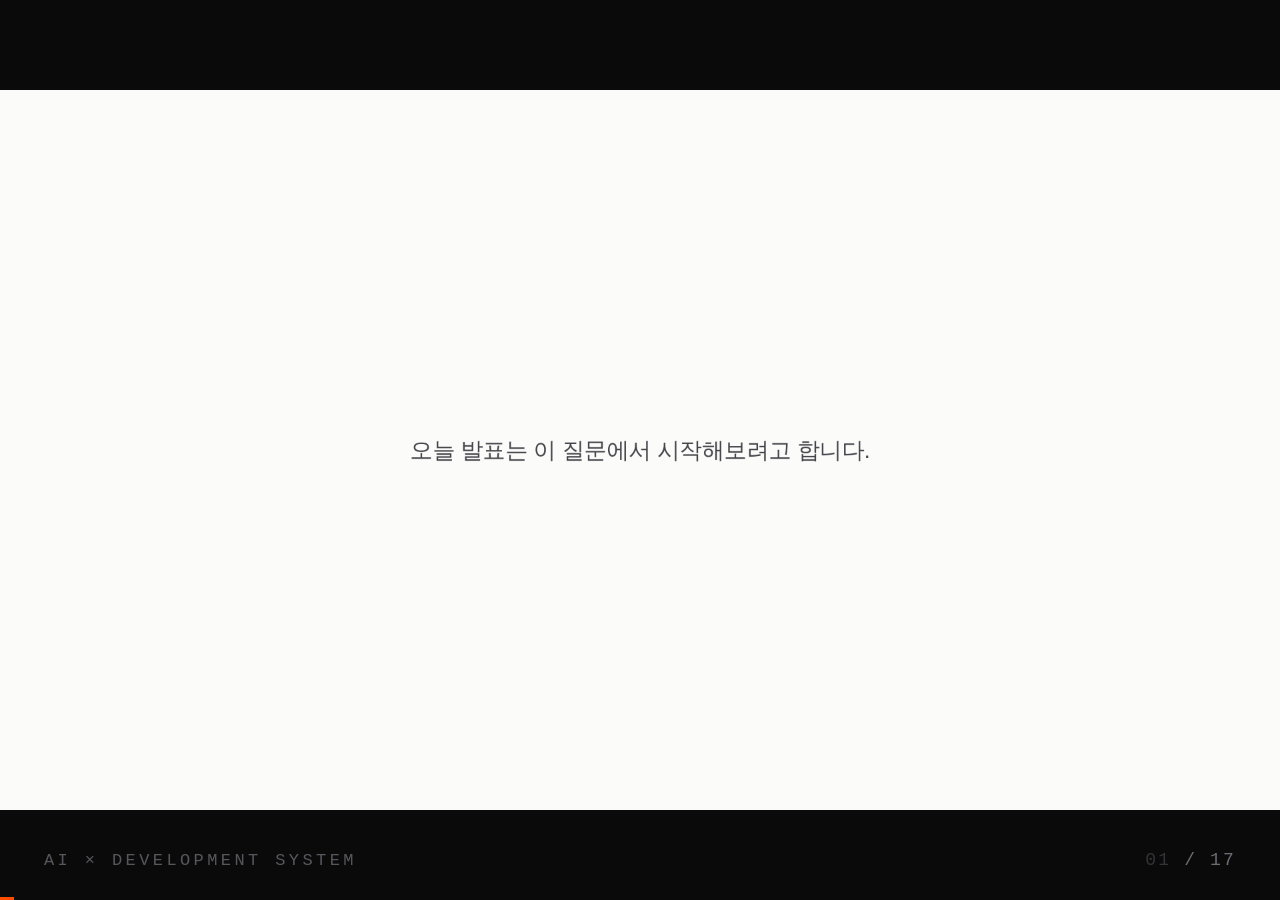
<file: index.html>
<!DOCTYPE html>
<html lang="ko">
<head>
<meta charset="utf-8">
<meta name="viewport" content="width=device-width, initial-scale=1">
<title>AI가 개발자를 대체할 수 있을까요?</title>
<link rel="stylesheet" href="styles.css">
</head>
<body>

<!-- ============ ICON SPRITE ============ -->
<svg width="0" height="0" style="position:absolute" aria-hidden="true">
 <defs>
  <symbol id="i-bolt" viewBox="0 0 24 24"><path d="M13 2 4.5 14H10l-1 8 9.5-12H13l1-8z"/></symbol>
  <symbol id="i-layers" viewBox="0 0 24 24"><path d="M12 3 21 7.6 12 12.2 3 7.6 12 3z"/><path d="M3 12.2 12 16.8l9-4.6"/><path d="M3 16.6 12 21.2l9-4.6"/></symbol>
  <symbol id="i-context" viewBox="0 0 24 24"><path d="M10 14.5 14 10.5"/><path d="M12.6 7.4 14.4 5.6a3.9 3.9 0 0 1 5.5 5.5l-1.8 1.8"/><path d="M11.4 17.6 9.6 19.4a3.9 3.9 0 0 1-5.5-5.5l1.8-1.8"/></symbol>
  <symbol id="i-shield" viewBox="0 0 24 24"><path d="M12 2.8 20 5.6v6.1c0 5-3.5 8.3-8 9.5-4.5-1.2-8-4.5-8-9.5V5.6l8-2.8z"/><path d="M8.6 12.1 11 14.5l4.6-4.7"/></symbol>
  <symbol id="i-human" viewBox="0 0 24 24"><circle cx="12" cy="7.6" r="3.6"/><path d="M4.6 20.4a7.4 7.4 0 0 1 14.8 0"/></symbol>
  <symbol id="i-ai" viewBox="0 0 24 24"><rect x="6.2" y="6.2" width="11.6" height="11.6" rx="2.4"/><rect x="10" y="10" width="4" height="4" rx="1"/><path d="M9.4 3.2v3M14.6 3.2v3M9.4 17.8v3M14.6 17.8v3M3.2 9.4h3M3.2 14.6h3M17.8 9.4h3M17.8 14.6h3"/></symbol>
  <symbol id="i-monitor" viewBox="0 0 24 24"><rect x="2.6" y="4" width="18.8" height="13" rx="2"/><path d="M9 20.6h6M12 17v3.6"/></symbol>
  <symbol id="i-phone" viewBox="0 0 24 24"><rect x="7" y="2.4" width="10" height="19.2" rx="2.4"/><path d="M10.6 18.6h2.8"/></symbol>
  <symbol id="i-bell" viewBox="0 0 24 24"><path d="M6.4 16.4v-4.9a5.6 5.6 0 0 1 11.2 0v4.9l1.9 2.2H4.5l1.9-2.2z"/><path d="M10.2 21.4h3.6"/></symbol>
  <symbol id="i-doc" viewBox="0 0 24 24"><path d="M6 2.6h7.4L18.6 8v13.4H6V2.6z"/><path d="M13.2 2.6V8h5.2"/><path d="M9 13h6.4M9 16.6h4.6"/></symbol>
  <symbol id="i-db" viewBox="0 0 24 24"><ellipse cx="12" cy="5.6" rx="7.2" ry="3"/><path d="M4.8 5.6v12.6c0 1.7 3.2 3 7.2 3s7.2-1.3 7.2-3V5.6"/><path d="M4.8 11.9c0 1.7 3.2 3 7.2 3s7.2-1.3 7.2-3"/></symbol>
  <symbol id="i-check" viewBox="0 0 24 24"><path d="M4.5 12.6 9.4 17.5 19.6 7.2"/></symbol>
  <symbol id="i-x" viewBox="0 0 24 24"><path d="M6.4 6.4 17.6 17.6M17.6 6.4 6.4 17.6"/></symbol>
  <symbol id="i-browser" viewBox="0 0 24 24"><rect x="2.6" y="4" width="18.8" height="16" rx="2"/><path d="M2.6 8.8h18.8"/><circle cx="6" cy="6.4" r=".7" fill="currentColor" stroke="none"/><circle cx="8.6" cy="6.4" r=".7" fill="currentColor" stroke="none"/></symbol>
  <symbol id="i-cursor" viewBox="0 0 24 24"><path d="M6 3.4 18.4 12.2l-5.1.9 2.7 5.7-2.4 1.2-2.7-5.8-4.9 3.3V3.4z"/></symbol>
  <symbol id="i-clock" viewBox="0 0 24 24"><circle cx="12" cy="12" r="9"/><path d="M12 6.8V12l3.6 2.2"/></symbol>
  <symbol id="i-server" viewBox="0 0 24 24"><rect x="3" y="3.6" width="18" height="5.6" rx="1.6"/><rect x="3" y="14.8" width="18" height="5.6" rx="1.6"/><path d="M6.6 6.4h.01M6.6 17.6h.01"/></symbol>
  <symbol id="i-gear" viewBox="0 0 24 24"><circle cx="12" cy="12" r="3.2"/><path d="M12 2.6v3M12 18.4v3M2.6 12h3M18.4 12h3M5.4 5.4l2.1 2.1M16.5 16.5l2.1 2.1M18.6 5.4l-2.1 2.1M7.5 16.5l-2.1 2.1"/></symbol>
  <symbol id="i-branch" viewBox="0 0 24 24"><circle cx="6.4" cy="5.4" r="2.4"/><circle cx="6.4" cy="18.6" r="2.4"/><circle cx="17.6" cy="9.4" r="2.4"/><path d="M6.4 7.8v8.4M17.6 11.8c0 3-3.2 4-6.4 4.4"/></symbol>
  <symbol id="i-chart" viewBox="0 0 24 24"><path d="M3.6 20.4h16.8"/><path d="M6.6 20.4v-7M11.4 20.4V6.6M16.2 20.4v-10"/></symbol>
  <symbol id="i-search" viewBox="0 0 24 24"><circle cx="10.8" cy="10.8" r="6.6"/><path d="M15.6 15.6 20.4 20.4"/></symbol>
  <symbol id="i-flask" viewBox="0 0 24 24"><path d="M9.4 3v6.2L4.6 18a2.2 2.2 0 0 0 1.9 3.3h11a2.2 2.2 0 0 0 1.9-3.3l-4.8-8.8V3"/><path d="M8.2 3h7.6M7.4 14.4h9.2"/></symbol>
 </defs>
</svg>

<div id="deck">
<div id="stage">

<!-- ============================================================
     SLIDE 01 — OPENING
     ============================================================ -->
<section class="slide" data-title="들어가면서">
  <div class="scene center" data-out="4">
    <p class="lead" data-out="1" style="position:absolute;top:50%;transform:translateY(-50%)">오늘 발표는 이 질문에서 시작해보려고 합니다.</p>

    <h1 class="display" data-step="1" style="max-width:1500px">AI가 개발자를<br>대체할 수 있을까요?</h1>

    <div class="opening-voices row gap40 mt80" data-step="2" data-stagger>
      <div class="voice">
        <span class="label">SOMETIMES</span>
        <p class="h4 mt16">“이 정도면 진짜<br>대체되겠는데?”</p>
      </div>
      <div class="voice-div"></div>
      <div class="voice">
        <span class="label">SOMETIMES</span>
        <p class="h4 mt16">“그래도 아직<br>어려움이 많네…”</p>
      </div>
    </div>
  </div>

  <div class="scene center" data-step="4">
    <span class="label acc">THE REAL QUESTION</span>
    <h1 class="h1 mt32" style="max-width:1420px">그렇다면 개발자인 나는<br>앞으로 <span class="mark">어떻게 해야 할까?</span></h1>
  </div>

  <template class="notes"><h5>Page 1 · 들어가면서</h5>
  <p>오늘 발표는 이 질문에서 시작해보려고 합니다.</p>
  <p><em>“AI가 개발자를 대체할 수 있을까요?”</em></p>
  <p>저도 개발을 하면서 이 질문을 계속 하게 됩니다. 어떤 날은 AI가 만들어내는 결과물을 보면서 “이 정도면 진짜 대체되겠는데?” 싶다가도, 또 어떤 날은 “그래도 아직 어려움이 많네…” 하게 됩니다.</p>
  <p>그래서 오늘 발표는 이 질문에 대한 정답을 드리는 자리는 아닙니다. 대신 <em>제가 직접 확인해 본 과정</em>을 공유드리려고 합니다.</p>
  <p>결국 중요한 건 이 질문이라고 생각합니다 — <em>“그렇다면 개발자인 나는 앞으로 어떻게 해야 할까?”</em></p>
  <p><code>Tip</code> 여기서 한 번 청중을 둘러보며 잠깐 쉬어가기.</p></template>
</section>

<!-- ============================================================
     SLIDE 02 — AI 개발 Challenge
     ============================================================ -->
<section class="slide dark" data-title="AI 개발 Challenge">
  <div class="scene center" data-out="1">
    <h1 class="h1">저도 처음에는<br>AI 개발을 <span class="wk">믿지 않았습니다.</span></h1>
  </div>

  <div class="pad" data-step="1" style="justify-content:space-between">
    <div>
      <span class="label">DOUBTS</span>
      <h2 class="h3 mt16">저도 처음에는 AI 개발을 믿지 않았습니다.</h2>
    </div>

    <div class="ch-grid">
      <div class="ch" data-step="1">
        <span class="ch-no">01</span>
        <h3 class="h4">복잡한 개발도<br>정말 잘할까?</h3>
        <p class="sub mt24">Algorithm · Optimization · Compatibility</p>
      </div>
      <div class="ch" data-step="2">
        <span class="ch-no">02</span>
        <h3 class="h4">프로젝트가 커져도<br>이해할 수 있을까?</h3>
        <p class="sub mt24">Context · Architecture · Long-term Decisions</p>
      </div>
      <div class="ch" data-step="3">
        <span class="ch-no">03</span>
        <h3 class="h4">AI가 만든 코드를<br>믿을 수 있을까?</h3>
        <p class="sub mt24">Quality · Security · Reliability</p>
      </div>
    </div>

    <div class="doubt-row row gap16" data-step="4" data-stagger>
      <span class="chip plain">책임은 누가?</span>
      <span class="chip plain">개발 실력 퇴화</span>
      <span class="chip plain">결정권</span>
      <span class="chip plain">유지보수</span>
      <span class="chip plain">장애 대응</span>
      <span class="chip plain">…</span>
    </div>
  </div>

  <template class="notes"><h5>Page 2 · AI 개발 Challenge</h5>
  <p>사실 저도 처음부터 AI 개발을 믿었던 건 아닙니다. 오히려 회의적인 쪽에 가까웠습니다.</p>
  <ul>
    <li><em>01 복잡한 개발도 정말 잘할까?</em> — 알고리즘, 최적화, 호환성처럼 난이도가 있는 작업</li>
    <li><em>02 프로젝트가 커져도 이해할까?</em> — 컨텍스트가 길어지고 아키텍처가 얽히면?</li>
    <li><em>03 AI가 만든 코드를 믿을 수 있을까?</em> — 품질, 보안, 신뢰성</li>
  </ul>
  <p>그리고 여기에 더해서 책임 문제, 개발 실력 퇴화, 결정권, 유지보수, 장애 대응 같은 의문들이 계속 따라옵니다.</p>
  <p>아마 여기 계신 분들 중에도 비슷한 생각을 하시는 분들이 있을 거라 생각합니다.</p></template>
</section>

<!-- ============================================================
     SLIDE 03 — 직접 해보자
     ============================================================ -->
<section class="slide" data-title="직접 해보자">
  <div class="scene center" data-out="1">
    <h1 class="display">모르겠으면<br><span class="acc">직접 확인해보자.</span></h1>
  </div>

  <div class="pad" data-step="1" style="justify-content:center">
    <span class="label acc" data-step="1">THE EXPERIMENT</span>
    <h2 class="h2 mt24" data-step="1">AI에게 하나씩 <span class="wk">큰 시련을 줘보자.</span></h2>

    <div class="sym-row mt80" data-step="2" data-stagger>
      <div class="sym">
        <svg class="ic"><use href="#i-bolt"/></svg>
        <span class="sym-no">01</span>
        <h3 class="h4 mt24">상용 서비스 수준의<br><span class="acc">성능</span></h3>
        <p class="sub mt16">Performance</p>
      </div>
      <div class="sym">
        <svg class="ic"><use href="#i-layers"/></svg>
        <span class="sym-no">02</span>
        <h3 class="h4 mt24">상용 서비스 수준의<br><span class="acc">구조 · 로직</span></h3>
        <p class="sub mt16">Architecture</p>
      </div>
      <div class="sym">
        <svg class="ic"><use href="#i-context"/></svg>
        <span class="sym-no">03</span>
        <h3 class="h4 mt24">대규모 Codebase의<br><span class="acc">Context 유지</span></h3>
        <p class="sub mt16">Context</p>
      </div>
      <div class="sym">
        <svg class="ic"><use href="#i-shield"/></svg>
        <span class="sym-no">04</span>
        <h3 class="h4 mt24">AI가 만든 코드의<br><span class="acc">신뢰성</span></h3>
        <p class="sub mt16">Trust</p>
      </div>
    </div>
  </div>

  <template class="notes"><h5>Page 3 · 직접 해보자</h5>
  <p>고민만 해서는 답이 안 나오더라고요. 그래서 <em>모르겠으면 직접 확인해보자</em>고 생각했습니다.</p>
  <p>대신 쉬운 걸 시키면 의미가 없습니다. <em>AI에게 하나씩 큰 시련을 줘보자</em>는 접근이었습니다.</p>
  <ul>
    <li>01 상용 서비스 수준의 <em>성능</em>이 나오는가</li>
    <li>02 상용 서비스 수준의 <em>아키텍처와 로직</em>을 설계할 수 있는가</li>
    <li>03 대규모 코드베이스에서 <em>Context를 유지</em>할 수 있는가</li>
    <li>04 AI가 만든 코드를 <em>신뢰</em>할 수 있는가</li>
  </ul>
  <p>이 네 가지가 오늘 발표 전체를 관통하는 축입니다. 뒤에서 계속 다시 등장합니다.</p></template>
</section>

<!-- ============================================================
     SLIDE 04 — 무엇을 만들까
     ============================================================ -->
<section class="slide" data-title="무엇을 만들까?">
  <div class="scene center" data-out="1">
    <h1 class="h1">그러면 <span class="wk">무엇으로</span> 테스트하지?</h1>
  </div>

  <div class="pad" data-step="1">
    <span class="label acc" data-step="1">THE TARGET</span>
    <h2 class="h3 mt16" data-step="1">Spotfire급 <span class="mark">BI Tool</span>을 AI로 만들어보자.</h2>

    <div class="feat-grid mt64">
      <div class="feat" data-step="2"><i>01</i><span>대용량 데이터 로드 / 저장</span></div>
      <div class="feat" data-step="3"><i>02</i><span>대용량 데이터 연산</span></div>
      <div class="feat" data-step="4"><i>03</i><span>16+ Charts</span></div>
      <div class="feat" data-step="5"><i>04</i><span>실시간 Interaction</span></div>
      <div class="feat" data-step="6"><i>05</i><span>Dashboard UI</span></div>
      <div class="feat" data-step="7"><i>06</i><span>Data Transformation</span></div>
      <div class="feat" data-step="8"><i>07</i><span>사용자 Traffic</span></div>
      <div class="feat" data-step="9"><i>08</i><span>User / Group / Folder 권한</span></div>
      <div class="feat" data-step="10"><i>09</i><span>Data Permission</span></div>
      <div class="feat" data-step="11"><i>10</i><span>Scale-out</span></div>
      <div class="feat" data-step="12"><i>11</i><span>HA Architecture</span></div>
      <div class="feat" data-step="13"><i>12</i><span>운영 안정성 · 장애 복구</span></div>
    </div>
  </div>

  <div class="scene center veil" data-step="14" data-out="15">
    <h1 class="h1">이걸 만들 수 있다면?</h1>
  </div>
  <div class="scene center veil" data-step="15">
    <h1 class="h1">웬만한 사용자 서비스도<br><span class="acc">AI로 개발할 수 있지 않을까?</span></h1>
  </div>

  <template class="notes"><h5>Page 4 · 무엇을 만들까?</h5>
  <p>그럼 무엇으로 테스트할까 고민하다가, <em>Spotfire급 BI Tool</em>을 AI로 만들어보기로 했습니다.</p>
  <p>왜 하필 BI Tool이냐면, 한 제품 안에 어려운 문제가 전부 들어있기 때문입니다.</p>
  <p><code>진행</code> 여기서는 항목을 <em>따다닥 빠르게</em> 넘기세요. 하나하나 설명하지 않습니다. “이 정도로 복잡하다”는 압도감만 주면 됩니다.</p>
  <ul>
    <li>대용량 데이터 로드/저장, 대용량 연산</li>
    <li>16종 이상의 차트, 실시간 인터랙션, 대시보드 UI, 데이터 변환</li>
    <li>사용자 트래픽, 사용자/그룹/폴더/데이터 권한</li>
    <li>Scale-out, HA, 운영 안정성, 장애 복구</li>
  </ul>
  <p>그리고 이런 생각이 들었습니다. <em>이걸 만들 수 있다면, 웬만한 사용자 서비스도 AI로 개발할 수 있지 않을까?</em></p></template>
</section>

<!-- ============================================================
     SLIDE 05 — 1단계 : 정말 만들 수 있을까?
     ============================================================ -->
<section class="slide" data-title="1단계 — 검증">
  <div class="pad" data-out="3">
    <span class="label acc">STEP 01 · FEASIBILITY</span>
    <h2 class="h2 mt16">가장 어려운 것부터<br><span class="wk">먼저 검증했습니다.</span></h2>

    <div class="verify-grid mt64" style="grid-template-columns:repeat(2,1fr);max-width:1110px;margin-left:auto;margin-right:auto" data-step="1" data-stagger>
      <div class="vc">
        <span class="ch-no">01</span>
        <h3 class="h4 mt16">Interaction<br>Performance</h3>
        <p class="sub mt16">Marking · Drill Down · Filtering</p>
      </div>
      <div class="vc">
        <span class="ch-no">02</span>
        <h3 class="h4 mt16">Big Data<br>Processing</h3>
        <p class="sub mt16">≥20GB · Pivot · Join · Add Column/Row</p>
      </div>
    </div>

    <div class="chain row" data-step="2" data-stagger>
      <span class="node sm">Challenge</span><i class="arr"></i>
      <span class="node sm accent">ChatGPT + Claude Code</span><i class="arr"></i>
      <span class="node sm">Idea</span><i class="arr"></i>
      <span class="node sm">Prototype</span><i class="arr"></i>
      <span class="node sm">Benchmark</span><i class="arr"></i>
      <span class="node sm solid">Go / No-Go</span>
    </div>
  </div>

  <div class="pad" data-step="3" style="justify-content:center;align-items:center;text-align:center">
    <span class="label acc">KEY IDEAS FROM PROTOTYPE</span>
    <div class="ideas mt48" data-step="3" data-stagger>
      <div class="idea"><span class="i-from">Interaction</span><i class="arr"></i><span class="i-to">전용 Data Structure</span><i class="arr"></i><span class="i-res">&lt; 50ms</span></div>
      <div class="idea"><span class="i-from">Heavy Calculation</span><i class="arr"></i><span class="i-to">Rust Core Offloading</span></div>
      <div class="idea"><span class="i-from">Large Data</span><i class="arr"></i><span class="i-to">Memory + Disk</span></div>
    </div>

    <div class="mt80 row gap32" style="align-items:center">
      <span class="stamp" data-step="4"><svg class="ic"><use href="#i-check"/></svg> Prototype 검증 완료</span>
      <h2 class="h3 acc" data-step="5">“어… 이거 진짜 되겠는데?”</h2>
    </div>
  </div>

  <div class="scene center veil" data-step="6">
    <span class="label acc">WHERE WE ARE NOW</span>
    <h1 class="h1 mt32">가능성은 <span class="acc">확인했습니다.</span></h1>

    <div class="meters mt64" style="text-align:left">
      <div class="mt-row" style="grid-template-columns:400px 640px 400px">
        <span class="mt-name">PROTOTYPE</span>
        <div class="cells"><div class="cells-fill" style="width:506px"></div></div>
        <span class="mt-val">어느 정도 확인</span>
      </div>
      <div class="mt-row" style="grid-template-columns:400px 640px 400px">
        <span class="mt-name">DEVELOPMENT</span>
        <div class="cells"><div class="cells-fill" style="width:58px"></div></div>
        <span class="mt-val acc">약 10%</span>
      </div>
    </div>

    <p class="lead mt56">남은 문제는 아직 많습니다.<br>그래도 이제, <span class="ink2">뛰어들었습니다.</span></p>
  </div>

  <template class="notes"><h5>Page 5 · 1단계 — 정말 만들 수 있을까?</h5>
  <p>무작정 코딩부터 시작하지 않았습니다. <em>가장 어려운 두 가지부터 먼저 검증</em>했습니다. 여기서 안 되면 뒤는 의미가 없으니까요.</p>
  <ul>
    <li><em>01 Interaction Performance</em> — Marking, Drill Down, Filtering이 실시간으로 되는가</li>
    <li><em>02 Big Data Processing</em> — 메모리를 넘어가는 데이터를 다룰 수 있는가</li>
  </ul>
  <p>방식은 단순합니다. Challenge를 ChatGPT와 Claude Code에 던지고 → 아이디어를 받고 → 프로토타입을 만들고 → 벤치마크를 돌리고 → Go / No-Go를 판단합니다.</p>
  <p>여기서 나온 핵심 아이디어들입니다. 인터랙션은 전용 자료구조로 50ms 이내, 무거운 연산은 Rust 코어로 오프로딩, 큰 데이터는 메모리와 디스크를 같이 쓰는 방향으로.</p>
  <p>프로토타입 결과를 보고 솔직히 이런 생각이 들었습니다. <em>“어… 이거 진짜 되겠는데?”</em></p>
  <p>정리하면 <em>가능성은 어느 정도 확인했습니다.</em> 그렇다고 다 풀린 건 아닙니다. <em>남은 문제는 아직 많습니다.</em></p>
  <p>그 상태에서 실제 개발을 시작했고, 지금 <em>10% 정도</em> 와 있습니다. 그래서 이제, <em>뛰어들었습니다.</em></p>
  <p><code>Tip</code> 여기서 과장하지 마세요. “된다”가 아니라 “되겠다”까지만 말하는 것이 이 발표의 톤입니다.</p></template>
</section>

<!-- ============================================================
     SLIDE 06 — 개발 방식의 변화
     ============================================================ -->
<section class="slide" data-title="개발 방식의 변화">
  <div class="pad" style="justify-content:center">
    <span class="label acc">HOW IT CHANGES</span>
    <h2 class="h2 mt16">개발 방식이 <span class="acc">이렇게 바뀝니다.</span></h2>

    <div class="verify-grid mt64" data-step="1" data-stagger>
      <div class="vc">
        <span class="ch-no">01</span>
        <h3 class="h4 mt16">전체 코드 리뷰 대신<br>핵심을 이해한다</h3>
        <p class="sub mt16">Architecture · Logic · 의사결정 사이의 이해관계</p>
      </div>
      <div class="vc">
        <span class="ch-no">02</span>
        <h3 class="h4 mt16">생각난 기능을<br>바로 개발한다</h3>
        <p class="sub mt16">아이디어 → 즉시 반영</p>
      </div>
      <div class="vc">
        <span class="ch-no">03</span>
        <h3 class="h4 mt16">여러 요청을<br>오래 맡긴다</h3>
        <p class="sub mt16">AI에게 동시에 · 긴 시간</p>
      </div>
    </div>

    <div class="mt80" style="text-align:center">
      <h2 class="h3" data-step="2">그러면 — <span class="acc">품질과 신뢰성은 누가 지키나?</span></h2>
    </div>
  </div>

  <template class="notes"><h5>Page 6 · 개발 방식의 변화</h5>
  <p>이렇게 개발하려면 <em>개발 방식 자체가 바뀝니다.</em></p>
  <ul>
    <li>모든 코드를 직접 리뷰하는 대신, <em>핵심 아키텍처와 로직, 의사결정 사이의 이해관계</em>를 이해하는 데 시간을 씁니다.</li>
    <li>생각난 기능은 <em>바로</em> 개발합니다.</li>
    <li>AI에게 <em>여러 요청을 오랜 시간 동안</em> 맡겨둡니다.</li>
  </ul>
  <p>그런데 여기서 바로 질문이 생깁니다. 전체를 다 보지 않고, 빠르게 만들고, 오래 맡겨두는데 — <em>그러면 품질과 신뢰성은 누가 지키나?</em></p>
  <p><code>Tip</code> 세 카드는 빠르게 넘기고, 마지막 질문에서 한 박자 쉬세요. 이 질문이 오늘 발표의 나머지 전부입니다.</p></template>
</section>

<!-- ============================================================
     SLIDE 07 — AI 개발의 본질적인 문제   ★ TURNING POINT
     ============================================================ -->
<section class="slide dark" data-title="AI 개발의 본질적인 문제">
  <div class="scene center" data-out="1">
    <h1 class="display">그런데<br><span class="acc">문제가 생겼습니다.</span></h1>
  </div>

  <div class="pad" data-step="1">
    <div class="row" style="justify-content:space-between;align-items:baseline">
      <span class="label acc">THE BOTTLENECK</span>
      <span class="sub">개발이 빨라진 것이 <span class="ink2">새로운 문제를 만들었다.</span></span>
    </div>

    <div class="bottleneck mt32" data-step="1">
      <!-- HUMAN -->
      <div class="bn-side">
        <div class="party">
          <svg class="ic"><use href="#i-human"/></svg>
          <span class="party-name">HUMAN</span>
        </div>
        <div class="loopchain mt24">
          <span class="lc">Program 실행</span>
          <span class="lc">Feature 확인</span>
          <span class="lc">Test</span>
          <span class="lc">Result 확인</span>
          <span class="lc">다음 요청</span>
        </div>
      </div>

      <!-- CHANNEL -->
      <div class="bn-mid">
        <div class="flowline top">
          <span class="fl-label">Requirement · Keyboard</span>
          <i class="arr wide"></i>
        </div>

        <div class="bars">
          <div class="bar-row">
            <span class="bar-name acc">AI OUTPUT</span>
            <div class="bar hot" style="--w:100%"><span class="bar-cap">코드 · 기능 · 수정 · 리팩터링</span></div>
          </div>
          <div class="bar-row">
            <span class="bar-name">HUMAN CAPACITY</span>
            <div class="bar" style="--w:22%"></div>
            <span class="bar-note">확인할 수 있는 양</span>
          </div>
        </div>

        <div class="flowline bottom">
          <i class="arr wide rev hot"></i>
          <span class="fl-label acc">Code · Terminal · Completion</span>
        </div>
      </div>

      <!-- AI -->
      <div class="bn-side right">
        <div class="party ai">
          <svg class="ic"><use href="#i-ai"/></svg>
          <span class="party-name">AI</span>
        </div>
        <div class="pile mt24">
          <i></i><i></i><i></i><i></i><i></i><i></i><i></i><i></i><i></i><i></i><i></i><i></i>
        </div>
        <span class="sub" style="font-size:20px">쉬지 않고 결과를 보냄</span>
      </div>
    </div>

    <div class="prob-row">
      <div class="pb" data-step="2"><i>01</i><h4 class="h4">개발 확인이 병목</h4><p class="sub">만들어진 것을 켜보고 확인하는 데 시간이 더 걸린다</p></div>
      <div class="pb" data-step="3"><i>02</i><h4 class="h4">신뢰도가 낮음</h4><p class="sub">그럴듯하게 동작하지만 틀린 코드가 섞인다</p></div>
      <div class="pb" data-step="4"><i>03</i><h4 class="h4">사람의 이해가 병목</h4><p class="sub">변경 속도를 사람의 이해가 따라가지 못한다</p></div>
      <div class="pb" data-step="5"><i>04</i><h4 class="h4">AI도 과거를 잊음</h4><p class="sub">이전에 내린 결정을 기억하지 못한다</p></div>
    </div>
  </div>

  <template class="notes"><h5>Page 7 · AI 개발의 본질적인 문제 ★</h5>
  <p>그런데 이렇게 개발을 시작하면 바로 문제가 생깁니다. 성공담이 아니라 <em>속도가 만들어낸 새로운 문제</em> 이야기입니다.</p>
  <p>구조는 단순합니다. 사람은 키보드로 요구사항을 넣고, AI는 코드와 완료 메시지를 돌려줍니다. 그런데 <em>AI가 쏟아내는 결과의 양이 사람이 확인할 수 있는 양을 압도적으로 넘어섭니다.</em></p>
  <p>사람 쪽에는 이 루프가 계속 쌓입니다 — 프로그램 실행 → 기능 확인 → 테스트 → 결과 확인 → 다음 요청.</p>
  <ul>
    <li><em>01 개발 확인이 병목</em>이 됩니다.</li>
    <li><em>02 AI 개발의 신뢰도</em>가 낮습니다. 그럴듯한데 틀린 코드가 섞입니다.</li>
    <li><em>03 사람의 이해</em>가 병목이 됩니다.</li>
    <li><em>04 AI도 과거의 결정을 잊습니다.</em></li>
  </ul>
  <p>즉, <em>개발이 빨라진 것 자체가 새로운 문제를 만들었습니다.</em> 그래서 뒤에서는 이 네 가지를 하나씩 시스템으로 해결한 이야기를 하겠습니다.</p></template>
</section>

<!-- ============================================================
     SLIDE 08 — PROBLEM 01 → WEB
     ============================================================ -->
<section class="slide ps" data-title="Problem 01 → Web">
  <div class="pad">
    <div class="ps-head">
      <div class="ps-p">
        <span class="label">PROBLEM 01</span>
        <h2 class="h3 mt16">개발 결과를 확인하는 것이<br>너무 느리다</h2>
      </div>
      <div class="ps-mid"><i class="arr long hot"></i></div>
      <div class="ps-s" data-step="1">
        <span class="label acc">SYSTEM 01</span>
        <h2 class="h3 mt16">Everything<br>on Web</h2>
      </div>
    </div>

    <div class="ps-body web-body" data-step="2">
      <div class="flow-line">
        <div class="fnode"><svg class="ic"><use href="#i-human"/></svg><span>Human</span><em>요청</em></div>
        <i class="arr"></i>
        <div class="fnode"><svg class="ic"><use href="#i-ai"/></svg><span>AI</span><em>개발</em></div>
        <i class="arr"></i>
        <div class="fstack">
          <div class="fnode sm"><svg class="ic"><use href="#i-bolt"/></svg><span>Feature</span></div>
          <div class="fnode sm"><svg class="ic"><use href="#i-flask"/></svg><span>Test Result</span></div>
        </div>
        <i class="arr"></i>
        <div class="fnode accent"><svg class="ic"><use href="#i-gear"/></svg><span>Auto Deploy</span><em>자동 배포</em></div>
        <i class="arr"></i>
        <div class="fstack">
          <div class="fnode sm"><svg class="ic"><use href="#i-browser"/></svg><span>Web</span></div>
          <div class="fnode sm"><svg class="ic"><use href="#i-bell"/></svg><span>Notification</span></div>
        </div>
        <i class="arr"></i>
        <div class="devices">
          <div class="dev"><svg class="ic"><use href="#i-phone"/></svg></div>
          <div class="dev"><svg class="ic"><use href="#i-monitor"/></svg></div>
          <span class="dev-cap">Anywhere / Anytime</span>
        </div>
      </div>
      <div class="loop-wrap">
        <svg class="loopback" viewBox="0 0 1696 118" width="1696" height="118">
          <path d="M1553 0 V74 Q1553 92 1535 92 H106 Q88 92 88 74 V12"/>
          <path class="head" d="M81 16 L88 0 L95 16 Z"/>
        </svg>
        <span class="loopback-label">확인 → 바로 다음 요청</span>
      </div>
    </div>

    <div class="ps-foot" data-step="3">
      <h2 class="h3">요청 <span class="wk">→</span> 완료 <span class="wk">→</span> <span class="acc">바로 확인</span></h2>
      <p class="sub">이동 중에도, 회의 사이에도 — 확인은 링크 하나로 끝난다</p>
    </div>
  </div>

  <template class="notes"><h5>Page 8 · Problem 01 → Web</h5>
  <p>첫 번째 문제는 <em>개발 결과를 확인하는 것이 너무 느리다</em>는 것이었습니다. AI는 5분 만에 만들어놓는데, 저는 그걸 확인하려고 로컬에서 빌드하고 실행하고 클릭하고 있었습니다.</p>
  <p>그래서 <em>모든 것을 웹에 올렸습니다.</em> AI가 개발을 끝내면 기능과 테스트 결과가 나오고, 그게 자동으로 배포돼서 웹 화면이 갱신되고 알림이 옵니다.</p>
  <p>그 결과 <em>요청 → 완료 → 바로 확인</em>이 하나의 흐름이 됐습니다. 폰으로도 확인이 되니까 이동 중에도 다음 요청을 보낼 수 있습니다.</p>
  <p>별것 아닌 것 같지만, 확인 시간이 줄어드는 만큼 전체 개발 사이클이 통째로 빨라집니다.</p></template>
</section>

<!-- ============================================================
     SLIDE 09 — PROBLEM 02 → TEST   ★ CORE PHILOSOPHY
     ============================================================ -->
<section class="slide ps" data-title="Problem 02 → Test">
  <div class="pad">
    <div class="ps-head">
      <div class="ps-p">
        <span class="label">PROBLEM 02</span>
        <h2 class="h3 mt16">AI가 만든 코드를<br>믿을 수 없다</h2>
      </div>
      <div class="ps-mid"><i class="arr long hot"></i></div>
      <div class="ps-s" data-step="1">
        <span class="label acc">SYSTEM 02</span>
        <h2 class="h3 mt16">Test<br>Everything</h2>
      </div>
    </div>

    <div class="ps-body test-body" data-step="2">
      <div class="fnode lg accent"><svg class="ic"><use href="#i-branch"/></svg><span>Feature</span></div>

      <svg class="conn" viewBox="0 0 130 376" width="130" height="376">
        <path d="M0 188 C70 188 60 38 126 38"/><path d="M0 188 C70 188 60 138 126 138"/>
        <path d="M0 188 C70 188 60 238 126 238"/><path d="M0 188 C70 188 60 338 126 338"/>
        <path class="head" d="M120 33 130 38 120 43z"/><path class="head" d="M120 133 130 138 120 143z"/>
        <path class="head" d="M120 233 130 238 120 243z"/><path class="head" d="M120 333 130 338 120 343z"/>
      </svg>

      <div class="tcol">
        <div class="fnode t-ok"><svg class="ic"><use href="#i-check"/></svg><span>Green Test</span><em>정상 동작</em></div>
        <div class="fnode t-no"><svg class="ic"><use href="#i-x"/></svg><span>Red Test</span><em>실패해야 할 것</em></div>
        <div class="fnode"><svg class="ic"><use href="#i-shield"/></svg><span>Edge / Adversarial</span><em>공격적 입력</em></div>
        <div class="fnode"><svg class="ic"><use href="#i-cursor"/></svg><span>UI Test</span><em>Playwright</em></div>
      </div>

      <svg class="conn" viewBox="0 0 130 376" width="130" height="376">
        <path d="M4 38 C70 38 62 74 124 74"/><path d="M4 138 C70 138 62 74 124 74"/>
        <path d="M4 238 C70 238 62 74 124 74"/><path d="M4 338 C70 338 62 74 124 74"/>
        <path class="head" d="M118 69 128 74 118 79z"/>
      </svg>

      <div class="rcol" style="align-self:flex-start;margin-top:36px">
        <div class="fnode"><svg class="ic"><use href="#i-flask"/></svg><span>Regression Suite</span><em>매 커밋</em></div>
        <i class="arr-v"></i>
        <div class="fnode"><svg class="ic"><use href="#i-clock"/></svg><span>Daily E2E</span><em>매일 03:00</em></div>
        <i class="arr-v"></i>
        <div class="fnode"><svg class="ic"><use href="#i-bell"/></svg><span>Result Report</span><em>아침에 확인</em></div>
      </div>

      <div class="bignum">
        <div class="bn-v"><span class="num" data-count="4">0</span></div>
        <div class="bn-k">Tests / Feature</div>
        <div class="bn-s">사람이 아니라<br>시스템이 검사한다</div>
      </div>
    </div>

    <div class="ps-foot big" data-step="3">
      <h2 class="h2">AI가 틀려도 <span class="acc">그냥 통과하지 못하게</span> 한다.</h2>
      <p class="lead mt16">AI의 정확성을 AI에게만 맡기지 않는다.</p>
    </div>
  </div>

  <template class="notes"><h5>Page 9 · Problem 02 → Test ★</h5>
  <p>두 번째 문제는 신뢰입니다. <em>AI가 만든 코드를 믿을 수 없다.</em> 그럴듯하게 잘 만든 것 같은데, 어딘가 조용히 틀려 있습니다.</p>
  <p>그래서 접근을 바꿨습니다. AI를 더 똑똑하게 만들려고 하는 대신, <em>틀려도 통과하지 못하는 구조</em>를 만들었습니다.</p>
  <p>기능이 하나 생기면 반드시 같이 생기는 것들이 있습니다.</p>
  <ul>
    <li><em>Green Test</em> — 정상적으로 동작하는가</li>
    <li><em>Red Test</em> — 실패해야 하는 상황에서 제대로 실패하는가</li>
    <li><em>Edge / Adversarial Test</em> — 이상한 입력에도 버티는가</li>
    <li><em>UI Test</em> — Playwright로 실제 브라우저에서 클릭까지 검증</li>
  </ul>
  <p>기능 하나에 이 네 종류가 반드시 함께 붙습니다. 이게 모여서 회귀 테스트 스위트가 되고, 매일 새벽 3시에 E2E가 돌고, 아침에 결과 리포트를 확인합니다.</p>
  <p>핵심은 이 한 문장입니다. <em>AI의 정확성을 AI에게만 맡기지 않는다.</em></p></template>
</section>

<!-- ============================================================
     SLIDE 10 — PROBLEM 03 → DOCUMENTATION
     ============================================================ -->
<section class="slide ps" data-title="Problem 03 → Documentation">
  <div class="pad">
    <div class="ps-head">
      <div class="ps-p">
        <span class="label">PROBLEM 03</span>
        <h2 class="h3 mt16">사람의 이해 속도가<br>따라가지 못한다</h2>
      </div>
      <div class="ps-mid"><i class="arr long hot"></i></div>
      <div class="ps-s" data-step="1">
        <span class="label acc">SYSTEM 03</span>
        <h2 class="h3 mt16">Documentation<br>for Human</h2>
      </div>
    </div>

    <div class="ps-body doc-body" data-step="2">
      <div class="doc-flow">
        <div class="fnode"><svg class="ic"><use href="#i-ai"/></svg><span>AI Development</span></div>
        <i class="arr-v"></i>
        <div class="doc-kinds">
          <span class="chip">Architecture</span><span class="chip">Logic</span>
          <span class="chip">Decision</span><span class="chip">Diagram</span><span class="chip">Release</span>
        </div>
        <i class="arr-v"></i>
        <div class="fnode accent"><svg class="ic"><use href="#i-doc"/></svg><span>/doc</span></div>
        <i class="arr-v"></i>
        <div class="fnode solid"><svg class="ic"><use href="#i-human"/></svg><span>Human</span></div>
      </div>

      <div class="win">
        <div class="win-bar"><i></i><i></i><i></i><span class="win-url">/doc / architecture</span></div>
        <div class="win-body">
          <nav class="win-side">
            <span>About</span><span class="on">Architecture</span><span>Releases</span><span>Decisions</span>
          </nav>
          <div class="win-main">
            <div class="win-h"></div>
            <div class="mini-arch">
              <div class="ma">Web</div><i class="arr"></i>
              <div class="ma">API</div><i class="arr"></i>
              <div class="ma acc">Rust Core</div><i class="arr"></i>
              <div class="ma">Storage</div>
            </div>
            <div class="win-lines"><i></i><i></i><i style="width:62%"></i></div>
            <div class="win-h" style="margin-top:36px;font-size:26px">Decision · 왜 이렇게 만들었는가</div>
            <div class="win-lines" style="margin-top:20px"><i></i><i style="width:78%"></i></div>
          </div>
        </div>
      </div>
    </div>

    <div class="ps-foot" data-step="3">
      <h2 class="h3">코드를 모두 읽는 대신 <span class="acc">시스템의 Logic을 이해한다.</span></h2>
      <p class="sub">몇 주 뒤에도 다시 이해할 수 있게</p>
    </div>
  </div>

  <template class="notes"><h5>Page 10 · Problem 03 → Documentation</h5>
  <p>세 번째 문제. 개발은 빨라졌는데 <em>사람의 이해 속도가 따라가지 못합니다.</em> 하루에 수십 개씩 바뀌는 코드를 전부 읽는 건 불가능합니다.</p>
  <p>그래서 AI가 개발을 하면 <em>사람이 읽을 문서</em>도 같이 만들게 했습니다. 아키텍처, 로직, 결정 사항, 다이어그램, 릴리스 노트가 <code>/doc</code>에 계속 쌓입니다.</p>
  <p>이제 저는 코드를 전부 읽지 않습니다. <em>시스템의 로직을 이해</em>합니다. 그리고 중요한 건, 몇 주 뒤에 다시 봐도 이해할 수 있다는 점입니다.</p>
  <p>이 문서는 사람만 보는 게 아니라 AI도 다시 읽습니다. 그래서 다음 페이지로 이어집니다.</p></template>
</section>

<!-- ============================================================
     SLIDE 11 — PROBLEM 04 → DECISIONS
     ============================================================ -->
<section class="slide ps" data-title="Problem 04 → Decisions">
  <div class="pad">
    <div class="ps-head">
      <div class="ps-p">
        <span class="label">PROBLEM 04</span>
        <h2 class="h3 mt16">AI도 과거의<br>의사결정을 잊는다</h2>
      </div>
      <div class="ps-mid"><i class="arr long hot"></i></div>
      <div class="ps-s" data-step="1">
        <span class="label acc">SYSTEM 04</span>
        <h2 class="h3 mt16">Make Decisions<br>Persistent</h2>
      </div>
    </div>

    <div class="ps-body dec-body" data-step="2">
      <div class="dec-chain">
        <div class="fnode"><span>New Task</span></div><i class="arr"></i>
        <div class="fnode accent tap read"><svg class="ic"><use href="#i-search"/></svg><span>Decisions 검색</span><em class="tap-cap">개발 전에 <b>읽는다</b></em></div><i class="arr"></i>
        <div class="fnode"><span>Architecture / Rules 확인</span></div><i class="arr"></i>
        <div class="fnode"><span>Development</span></div><i class="arr"></i>
        <div class="fnode accent tap write"><svg class="ic"><use href="#i-doc"/></svg><span>New Decision 기록</span><em class="tap-cap" style="left:auto;right:calc(50% + 20px)">개발 후에 <b>남긴다</b></em></div>
      </div>

      <div class="store">
        <svg class="ic"><use href="#i-db"/></svg>
        <div class="store-t"><b>DECISIONS</b><span>Architecture · Rules · Trade-off · 금지 사항</span></div>
        <div class="store-tags">
          <span class="chip plain">왜 Rust Core인가</span>
          <span class="chip plain">권한 모델 규칙</span>
          <span class="chip plain">Chart 렌더링 방식</span>
          <span class="chip plain">하지 말아야 할 것</span>
        </div>
      </div>
    </div>

    <div class="ps-foot" data-step="3">
      <h2 class="h3">AI의 기억력을 믿지 않는다.</h2>
      <h2 class="h3 acc mt16" data-step="4">Decisions가 기억하게 만든다.</h2>
    </div>
  </div>

  <template class="notes"><h5>Page 11 · Problem 04 → Decisions</h5>
  <p>네 번째 문제는 기억입니다. <em>AI도 과거의 의사결정을 잊습니다.</em> 지난주에 “이건 이렇게 가기로 했다”고 정해놓은 걸, 새 세션에서는 아무렇지 않게 다르게 만듭니다.</p>
  <p>그래서 의사결정을 프로젝트 안에 남기게 했습니다. 새 작업이 들어오면 <em>먼저 관련된 Decisions를 검색</em>하고, 이전 아키텍처와 규칙을 확인한 다음에 개발을 시작합니다. 끝나면 새로 내린 결정을 다시 기록합니다.</p>
  <p>여기에는 “왜 Rust 코어를 썼는지”, “권한 모델 규칙”, “차트 렌더링 방식”, 그리고 <em>하지 말아야 할 것</em>들이 들어 있습니다.</p>
  <p>결론은 이겁니다. <em>AI의 기억력을 믿지 않는다. 대신 Decisions가 기억하게 만든다.</em></p></template>
</section>

<!-- ============================================================
     SLIDE 12 — 최종 구조   ★ CORE ARCHITECTURE
     ============================================================ -->
<section class="slide" data-title="최종 구조">
  <div class="pad" data-out="3">
    <span class="label acc">WHAT CHANGED</span>
    <h2 class="h3 mt16">무엇이 <span class="wk">사람에게서</span> 시스템으로 넘어갔는가</h2>

    <div class="arch2 mt32">
      <!-- ============ BEFORE ============ -->
      <div class="apanel old">
        <div class="apanel-h"><span>BEFORE</span><b>지금까지의 구조</b></div>
        <div class="acanvas">
          <svg class="wires" viewBox="0 0 768 500" width="768" height="500">
            <path d="M190 250 C202 250 244 40 286 40"/>
            <path d="M190 250 C202 250 244 145 286 145"/>
            <path d="M190 250 H286"/>
            <path d="M190 250 C202 250 244 355 286 355"/>
            <path d="M190 250 C202 250 244 460 286 460"/>
            <path class="head" d="M284 34 L296 40 L284 46 Z"/>
            <path class="head" d="M284 139 L296 145 L284 151 Z"/>
            <path class="head" d="M284 244 L296 250 L284 256 Z"/>
            <path class="head" d="M284 349 L296 355 L284 361 Z"/>
            <path class="head" d="M284 454 L296 460 L284 466 Z"/>
          </svg>

          <div class="n hub" style="left:0;top:250px;width:190px">
            <svg class="ic"><use href="#i-human"/></svg><b>HUMAN</b>
          </div>

          <span class="v" style="left:282px;top:40px">요청</span>
          <div class="arow" style="left:306px;top:40px">
            <div class="n"><b>AI</b></div><i class="arr" style="width:44px"></i><div class="n"><b>Code</b></div>
          </div>

          <span class="v" style="left:282px;top:145px">직접 실행</span>
          <div class="arow" style="left:306px;top:145px">
            <div class="n"><b>Program 실행</b></div><i class="arr" style="width:44px"></i><div class="n"><b>결과 확인</b></div>
          </div>

          <span class="v" style="left:282px;top:250px">직접 요청</span>
          <div class="arow" style="left:306px;top:250px">
            <div class="n"><b>AI</b></div><i class="arr" style="width:44px"></i>
            <div class="n"><b>Test Code 생성</b><em>1회 실행하고 끝</em></div>
          </div>

          <span class="v" style="left:282px;top:355px">직접 읽기</span>
          <div class="arow" style="left:306px;top:355px">
            <div class="n"><b>AI 응답 · Code</b><em>전부 직접 읽고 이해</em></div>
          </div>

          <span class="v" style="left:282px;top:460px">매번 재작성</span>
          <div class="arow" style="left:306px;top:460px">
            <div class="n"><b>AI Context</b><em>세션마다 다시 설명</em></div>
          </div>
        </div>
        <div class="apanel-f">사람이 직접 시작하는 일 — <b>5</b></div>
      </div>

      <!-- ============ AFTER ============ -->
      <div class="apanel new" data-step="1">
        <div class="apanel-h"><span>AFTER</span><b>새로운 구조</b></div>
        <div class="acanvas">
          <svg class="wires" viewBox="0 0 768 500" width="768" height="500">
            <path d="M190 42 H286"/>
            <path class="head" d="M284 36 L296 42 L284 48 Z"/>
            <path class="auto" d="M482 78 C482 150 95 130 95 215"/>
            <path class="head auto" d="M89 215 L95 227 L101 215 Z"/>
            <path class="auto" d="M190 275 H238"/>
            <path class="head auto" d="M236 269 L248 275 L236 281 Z"/>
            <path class="auto" d="M336 275 C396 275 396 160 456 160"/>
            <path class="auto" d="M336 275 H456"/>
            <path class="auto" d="M336 275 C396 275 396 390 456 390"/>
            <path class="head auto" d="M454 154 L466 160 L454 166 Z"/>
            <path class="head auto" d="M454 269 L466 275 L454 281 Z"/>
            <path class="head auto" d="M454 384 L466 390 L454 396 Z"/>
            <path class="auto ret" d="M560 426 V450 Q560 462 546 462 H307 Q293 462 293 450 V316"/>
            <path class="head auto" d="M287 316 L293 304 L299 316 Z"/>
          </svg>

          <div class="n hub sm" style="left:0;top:42px;width:190px">
            <svg class="ic"><use href="#i-human"/></svg><b>HUMAN</b>
          </div>
          <span class="v" style="left:282px;top:42px">요청</span>
          <div class="arow" style="left:306px;top:42px">
            <div class="n" style="width:80px"><b>AI</b></div><i class="arr" style="width:44px"></i>
            <div class="n" style="width:104px"><b>Code</b></div><i class="arr" style="width:44px"></i>
            <div class="n" style="width:180px"><b>Web UI</b><em><svg class="ic"><use href="#i-human"/></svg>사람이 바로 확인</em></div>
          </div>

          <span class="vc" style="left:288px;top:142px">개발 완료</span>

          <div class="n hub fin" style="left:0;top:275px;width:190px">
            <svg class="ic"><use href="#i-check"/></svg><b>CODE FINISH</b>
          </div>
          <span class="vc acc" style="left:220px;top:245px">자동</span>
          <span class="vc" style="left:420px;top:462px">다음 작업에서 AI가 읽는다</span>
          <div class="n" style="left:250px;top:275px;width:86px;position:absolute;transform:translateY(-50%)"><b>AI</b></div>

          <div class="arow" style="left:472px;top:160px">
            <div class="n" style="width:290px"><b>Test &amp; Schedule</b><em>AI가 생성 · 매일 자동 실행</em></div>
          </div>
          <div class="arow" style="left:472px;top:275px">
            <div class="n" style="width:290px"><b>Doc</b><em><svg class="ic"><use href="#i-human"/></svg>사람이 읽는다</em></div>
          </div>
          <div class="arow" style="left:472px;top:390px">
            <div class="n" style="width:290px"><b>Decisions</b><em>Architecture · Rules · 금지 사항</em></div>
          </div>
        </div>
        <div class="apanel-f">사람이 직접 시작하는 일 — <b>1</b> &nbsp;·&nbsp; 나머지는 <b>개발 완료</b>가 자동으로 시작</div>
      </div>
    </div>

    <p class="lead mt32" style="text-align:center" data-step="2">사람이 매번 하던 일을, <span class="acc" style="font-weight:700">개발 완료가 자동으로 시작한다.</span></p>
  </div>

  <div class="pad" data-step="3" style="justify-content:center">
    <span class="label acc">FINAL SETUP</span>
    <h2 class="h3 mt16">Human <span class="wk">↔</span> Development System <span class="wk">↔</span> AI</h2>

    <div class="arch mt48" data-step="3" data-stagger>
      <div class="band human">
        <div class="band-h"><svg class="ic"><use href="#i-human"/></svg><div class="band-t"><b>HUMAN</b><span>보고 판단한다</span></div></div>
        <div class="band-c">
          <span class="chip">Web Result</span><span class="chip">Test Result</span><span class="chip">Documentation</span>
          <span class="chip">Architecture</span><span class="chip">Releases</span>
        </div>
      </div>

      <div class="band-link"><i class="arr-v both"></i></div>

      <div class="band system">
        <div class="band-h"><svg class="ic"><use href="#i-gear"/></svg><div class="band-t"><b>DEVELOPMENT SYSTEM</b><span>둘 사이를 지탱한다</span></div></div>
        <div class="band-c wrap">
          <span class="chip accent">Context</span><span class="chip accent">Decisions</span><span class="chip accent">Rules</span><span class="chip accent">Tests</span>
          <span class="chip accent">Workflow</span><span class="chip accent">Documentation</span><span class="chip accent">Benchmark</span><span class="chip accent">Monitoring</span>
        </div>
      </div>

      <div class="band-link"><i class="arr-v both"></i></div>

      <div class="band ai">
        <div class="band-h"><svg class="ic"><use href="#i-ai"/></svg><div class="band-t"><b>AI</b><span>만든다</span></div></div>
        <div class="band-c">
          <span class="chip">Implementation</span><span class="chip">Test</span><span class="chip">Refactor</span>
          <span class="chip">Documentation</span><span class="chip">Debugging</span>
        </div>
      </div>
    </div>

    <p class="lead mt32" data-step="4" style="text-align:center">사람은 <span class="ink2">시스템을 통해</span> AI를 본다. AI는 <span class="ink2">시스템을 통해</span> 과거를 본다.</p>
  </div>

  <template class="notes"><h5>Page 12 · 최종 구조 ★</h5>
  <p>지금까지 나온 네 가지 문제를 해결하고 나니, 개발 구조 자체가 바뀌었습니다. 왼쪽이 예전이고 오른쪽이 지금입니다.</p>
  <p><em>왼쪽 — 지금까지의 구조.</em> 화살표가 전부 사람에게서 출발합니다.</p>
  <ul>
    <li>요청은 당연히 사람이 하고,</li>
    <li>결과 확인도 <em>사람이 직접 프로그램을 실행</em>해서 봅니다.</li>
    <li>테스트 코드도 사람이 요청할 때만 한 번 만들어지고 끝입니다.</li>
    <li>이해하려면 AI 응답과 코드를 <em>사람이 직접 다 읽어야</em> 합니다.</li>
    <li>컨텍스트도 세션이 바뀔 때마다 사람이 다시 설명해야 합니다.</li>
  </ul>
  <p>즉 <em>사람이 직접 시작해야 하는 일이 5개</em>입니다. 개발이 빨라질수록 이 5개가 전부 병목이 됩니다.</p>
  <p><em>오른쪽 — 새로운 구조.</em> 사람이 시작하는 일은 <em>요청 하나</em>로 줄었습니다. 대신 <em>‘개발 완료’라는 사건이 나머지를 시작</em>합니다.</p>
  <ul>
    <li>개발이 끝나면 자동으로 <em>Test &amp; Schedule</em>이 만들어지고 매일 돌아갑니다. 1회성이 아닙니다.</li>
    <li>개발이 끝나면 <em>Doc</em>이 갱신되고, 사람은 그것만 읽습니다.</li>
    <li>개발이 끝나면 <em>Decisions</em>가 남고, 다음 작업에서 AI가 그것을 읽습니다.</li>
    <li>확인은 Web UI로 바로 합니다.</li>
  </ul>
  <p>핵심은 이 한 줄입니다. <em>사람이 매번 하던 일을, 개발 완료가 자동으로 시작한다.</em></p>
  <p><code>마지막 클릭</code> 이걸 추상화하면 결국 이 구조입니다 — <em>Human ↔ Development System ↔ AI.</em> 사람은 AI를 직접 보지 않고 시스템을 통해 봅니다. AI도 시스템을 통해 과거를 봅니다.</p></template>
</section>

<!-- ============================================================
     SLIDE 13 — 이 방식의 강력함
     ============================================================ -->
<section class="slide" data-title="이 방식의 강력함">
  <div class="pad">
    <span class="label acc">WHY IT MATTERS</span>
    <h2 class="h2 mt16">개발 속도가 빨라질수록<br><span class="acc">시스템의 가치도 커집니다.</span></h2>

    <div class="speed mt64" data-step="1">
      <div class="sp-group">
        <div class="sp-bars">
          <div class="sp-bar" style="--h:46px"><span class="sp-v">1</span></div>
        </div>
        <div class="sp-name">기존 개발</div>
        <div class="sp-note">1 Feature / Day</div>
      </div>

      <div class="sp-div"></div>

      <div class="sp-group wide">
        <div class="sp-bars">
          <div class="sp-bar hot" style="--h:112px" data-step="1"><span class="sp-v">10+</span></div>
          <div class="sp-bar hot" style="--h:186px" data-step="1"><span class="sp-v">20+</span></div>
          <div class="sp-bar hot" style="--h:270px" data-step="1"><span class="sp-v">40+</span></div>
        </div>
        <div class="sp-name">AI Development</div>
        <div class="sp-note">Changes / Day</div>
      </div>

      <div class="cap-line" data-step="2">
        <span class="cap-tag">HUMAN CAPACITY — 그대로</span>
      </div>
    </div>

    <div class="absorb mt48" data-step="3">
      <span class="label">AUTOMATION이 흡수한다</span>
      <div class="row gap16 mt16" data-stagger>
        <span class="chip accent">Testing</span><span class="chip accent">Documentation</span>
        <span class="chip accent">State</span><span class="chip accent">Regression</span>
        <span class="chip accent">Benchmark</span><span class="chip accent">Monitoring</span>
      </div>
    </div>
  </div>

  <div class="scene center veil" data-step="4">
    <h2 class="h2 faded"><s>“어떻게 구현하지?”</s></h2>
    <h1 class="display mt48">무엇을 해결하지?<br><span class="acc">무엇을 만들지?</span></h1>
  </div>

  <template class="notes"><h5>Page 13 · 이 방식의 강력함</h5>
  <p>왜 이 구조가 특히 지금 중요한가를 말씀드리고 싶습니다.</p>
  <p>예전에는 하루에 기능 하나 정도였습니다. AI와 개발하면 하루에 열 개, 스무 개, 마흔 개씩 바뀝니다. 그런데 <em>사람의 확인 능력은 그대로</em>입니다.</p>
  <p>이 격차를 사람이 메우려고 하면 무너집니다. 그래서 그 사이를 <em>자동화가 흡수</em>하게 만든 겁니다 — 테스트, 문서화, 상태 관리, 회귀 검증, 벤치마크, 모니터링.</p>
  <p>그러면 개발자가 쓰는 시간의 성격이 바뀝니다. <em>“어떻게 구현하지?”</em>를 고민하던 시간이 줄고, <em>“무엇을 해결하지? 무엇을 만들지?”</em>가 남습니다.</p></template>
</section>

<!-- ============================================================
     SLIDE 14 — 정리하며
     ============================================================ -->
<section class="slide" data-title="정리하며">
  <div class="pad" style="justify-content:center">
    <span class="label acc">SUMMARY</span>
    <div class="sum mt48">
      <div class="sm-item" data-step="1">
        <span class="sm-no">01</span>
        <h2 class="h3">개인도 상당히 큰 서비스를<br>AI와 만들어볼 수 있다.</h2>
      </div>
      <div class="sm-item" data-step="2">
        <span class="sm-no">02</span>
        <div>
          <h2 class="h3">AI에게 맡기기만 해서는<br><span class="wk">부족하다.</span></h2>
          <div class="row gap12 mt24">
            <span class="chip plain">Test</span><span class="chip plain">Doc</span>
            <span class="chip plain">Rule</span><span class="chip plain">Workflow</span><span class="chip plain">Monitor</span>
          </div>
        </div>
      </div>
      <div class="sm-item" data-step="3">
        <span class="sm-no">03</span>
        <h2 class="h3">개발이 빨라질수록<br><span class="acc">시스템의 가치는 커진다.</span></h2>
      </div>
    </div>

    <div class="mt48" data-step="4">
      <p class="quote">AI의 부족함을 시스템으로 보완하면<br>AI와 개발 가능한 서비스의 크기도 커진다.</p>
    </div>
  </div>

  <template class="notes"><h5>Page 14 · 정리하며</h5>
  <p>오늘 이야기를 세 가지로 정리하겠습니다.</p>
  <ul>
    <li><em>01</em> 개인도 상당히 큰 서비스를 AI와 함께 만들어볼 수 있습니다. 적어도 “해볼 만하다”는 건 검증됐습니다.</li>
    <li><em>02</em> 다만 AI에게 맡기기만 해서는 부족합니다. 테스트, 문서, 규칙, 워크플로, 모니터링이 같이 있어야 합니다.</li>
    <li><em>03</em> 그리고 개발이 빨라질수록 이 시스템의 가치는 더 커집니다.</li>
  </ul>
  <p>한 문장으로 하면 이렇습니다. <em>AI의 부족함을 시스템으로 보완하면, AI와 개발 가능한 서비스의 크기도 커진다.</em></p></template>
</section>

<!-- ============================================================
     SLIDE 15 — 다시 처음 질문   ★ CONCLUSION
     ============================================================ -->
<section class="slide" data-title="다시 처음 질문" data-dark-at="5">
  <div class="scene center" data-out="1"><h1 class="display">그래서,</h1></div>

  <div class="scene center" data-step="1" data-out="2">
    <h1 class="display">AI가 개발자를<br>대체할 수 있을까요?</h1>
  </div>

  <div class="scene" data-step="2" data-out="4" style="justify-content:center">
    <h2 class="h2">아직은 <span class="wk">어렵다고 생각합니다.</span></h2>
    <div class="meters mt64" data-step="2">
      <div class="mt-row">
        <span class="mt-name">Implementation Speed</span>
        <div class="cells"><div class="cells-fill" style="width:634px"></div></div>
        <span class="mt-val acc">수십 명 몫</span>
      </div>
      <div class="mt-row">
        <span class="mt-name">Decision Quality</span>
        <div class="cells"><div class="cells-fill" style="width:250px"></div></div>
        <span class="mt-val">가끔 이상한 선택</span>
      </div>
    </div>
    <p class="quote mt64" data-step="3">개발 속도는 수십 명이 붙은 것처럼 빨라져도,<br>중요한 의사결정은 여전히 이상한 선택을 한다.</p>
  </div>

  <div class="scene center" data-step="4" data-out="5">
    <h1 class="h1">그래서 개발자는<br><span class="acc">아직 필요합니다.</span></h1>
  </div>

  <div class="scene center" data-step="5" data-out="6">
    <h1 class="h1">그렇다고<br>안심할 수도 <span class="acc">없습니다.</span></h1>
  </div>

  <div class="scene center" data-step="6">
    <h1 class="h2" style="max-width:1560px">AI를 잘 사용하는 개발자와<br>그렇지 않은 개발자의 격차는<br><span class="acc">점점 커질 것입니다.</span></h1>
    <div class="why mt64" data-stagger>
      <div class="wy" data-step="7"><i>WHY 01</i><b>반복 / 저중요 업무 해결</b><span>사람이 붙잡고 있던 일이 시스템으로 넘어간다</span></div>
      <div class="wy" data-step="7"><i>WHY 02</i><b>AI 사용 환경 효율화</b><span>확인 · 테스트 · 문서가 자동으로 따라온다</span></div>
    </div>
  </div>

  <template class="notes"><h5>Page 15 · 다시 처음 질문 ★</h5>
  <p>그래서 처음 질문으로 돌아가겠습니다. <em>AI가 개발자를 대체할 수 있을까요?</em></p>
  <p><code>Tip</code> 여기서 3~4초 정도 그냥 두세요. 청중이 각자 생각하게.</p>
  <p>제 생각은 <em>아직은 어렵다</em>입니다. 구현 속도는 정말 수십 명이 붙은 것처럼 빨라졌습니다. 그런데 <em>중요한 의사결정에서는 여전히 이상한 선택</em>을 합니다. 그리고 그 판단이 틀렸을 때 책임지고 방향을 바꾸는 건 결국 사람입니다.</p>
  <p>그래서 개발자는 아직 필요합니다. <em>그렇다고 안심할 수도 없습니다.</em></p>
  <p><em>AI를 잘 사용하는 개발자와 그렇지 않은 개발자의 격차는 점점 커질 겁니다.</em></p>
  <p>이유는 두 가지입니다. 하나는 <em>반복적이고 중요도 낮은 업무</em>가 사람 손을 떠나 시스템으로 넘어가기 때문이고, 다른 하나는 <em>AI를 쓰는 환경 자체가 효율화</em>되면서 확인·테스트·문서가 자동으로 따라오기 때문입니다.</p></template>
</section>

<!-- ============================================================
     SLIDE 16 — 마무리 : 걷어내기
     ============================================================ -->
<section class="slide" data-title="마무리 · 걷어내기">
  <div class="scene center">
    <span class="label acc">THE POINT</span>
    <div class="row gap24 mt48" data-stagger>
      <span class="node"><svg class="ic"><use href="#i-browser"/></svg>웹으로 바로 확인</span>
      <span class="node"><svg class="ic"><use href="#i-flask"/></svg>테스트가 자동으로 수행</span>
      <span class="node"><svg class="ic"><use href="#i-doc"/></svg>문서와 결정이 자동으로</span>
    </div>
    <h2 class="h2 mt64" data-step="1">전부, 생각과 개발 사이에 끼어 있는 것들을<br><span class="acc">하나씩 걷어내는 것</span></h2>
    <p class="lead mt64" data-step="2">AI 사용 환경과 사용법을 <span class="ink2">극한으로 효율화해서</span><br>불필요한 부분을 모두 제거하면,</p>
  </div>

  <template class="notes"><h5>Page 16 · 마무리 — 걷어내기</h5>
  <p>마지막으로 한 가지만 더 말씀드리고 싶습니다.</p>
  <p>오늘 보여드린 것들 — <em>웹으로 바로 확인하고, 테스트가 자동으로 돌고, 문서와 결정이 자동으로 쌓이는 것</em> — 전부 이 한 가지를 위한 겁니다.</p>
  <p><em>생각과 개발 사이에 끼어 있는 것들을 하나씩 걷어내는 것.</em></p>
  <p>그래서 <em>AI 사용 환경과 사용법을 극한으로 효율화해서 불필요한 부분을 모두 제거하면,</em></p>
  <p><code>Tip</code> 여기서 문장을 끊고 다음 장으로 넘기세요. 마지막 문장은 다음 화면에서 완성됩니다.</p></template>
</section>

<!-- ============================================================
     SLIDE 17 — 마지막 메시지 + Q&A   ★ LAST MESSAGE
     ============================================================ -->
<section class="slide" data-title="마무리 · Q&amp;A">
  <div class="scene center" data-out="1">
    <span class="label acc">THE LAST MESSAGE</span>
    <h1 class="display mt32" style="font-size:118px;max-width:1620px">생각의 속도가<br><span class="acc">개발의 속도가 될 수 있습니다.</span></h1>
  </div>

  <div class="scene center" data-step="1">
    <p class="ghost-q">생각의 속도가 개발의 속도가 될 수 있습니다.</p>
    <h1 class="display">Q&amp;A</h1>
    <p class="lead mt48">들어주셔서 감사합니다.</p>
  </div>

  <template class="notes"><h5>Page 17 · 마지막 메시지 ★</h5>
  <p>(앞 장에서 이어서) <em>“생각의 속도가 개발의 속도가 될 수 있습니다.”</em></p>
  <p>AI 활용법을 계속 다듬다 보면 결국 여기까지 옵니다.</p>
  <p><code>구두</code> Q&amp;A를 닫을 때 화면에 없는 이야기를 한 줄로 얹으세요 — <em>“이제 막 개발을 시작해서 10% 정도 와 있습니다. 같이 해보고 싶은 분은 끝나고 편하게 말 걸어주세요.”</em></p>
  <p><code>Tip</code> 이 문장에서 멈추세요. 여기가 발표의 마지막입니다. 한 박자 쉬고 Q&amp;A로 넘어갑니다.</p>
  <p><code>예상 질문</code></p>
  <ul>
    <li>비용은 얼마나 드나요? / 어떤 모델을 쓰나요?</li>
    <li>테스트도 AI가 만들면 같이 틀리는 것 아닌가요? → Red/Adversarial 테스트와 벤치마크, 그리고 사람이 정의한 규칙이 그 지점을 막습니다.</li>
    <li>실무 코드베이스에도 적용 가능한가요? → 문서·결정·테스트부터 먼저 만드시는 걸 권합니다.</li>
    <li>개발 실력이 퇴화하지 않나요? → 판단과 설계 비중이 오히려 늘었습니다.</li>
  </ul></template>
</section>

</div><!-- /#stage -->

<div id="progress"></div>
<div id="pager"><span class="cur">01</span> / 17</div>
<div id="brandmark">AI × Development System</div>
</div><!-- /#deck -->

<aside id="notes">
  <div class="nhead"><span>Speaker Note</span><b id="nPage">01 / 17</b></div>
  <div class="nbody" id="nBody"></div>
  <div class="nfoot">N 노트 · ? 도움말 · F 전체화면</div>
</aside>

<div id="help"><div class="box">
  <div><b>→ / Space</b> 다음 단계 · 다음 페이지</div>
  <div><b>←</b> 이전 단계 · 이전 페이지</div>
  <div><b>↓ / ↑</b> 페이지 단위 이동</div>
  <div><b>Home / End</b> 처음 / 마지막 페이지</div>
  <div><b>F</b> 전체화면</div>
  <div><b>N</b> Speaker Note</div>
  <div><b>P</b> 프롬프터 창 열기</div>
  <div><b>?</b> 이 도움말</div>
</div></div>

<script src="script.js"></script>
</body>
</html>
</file>
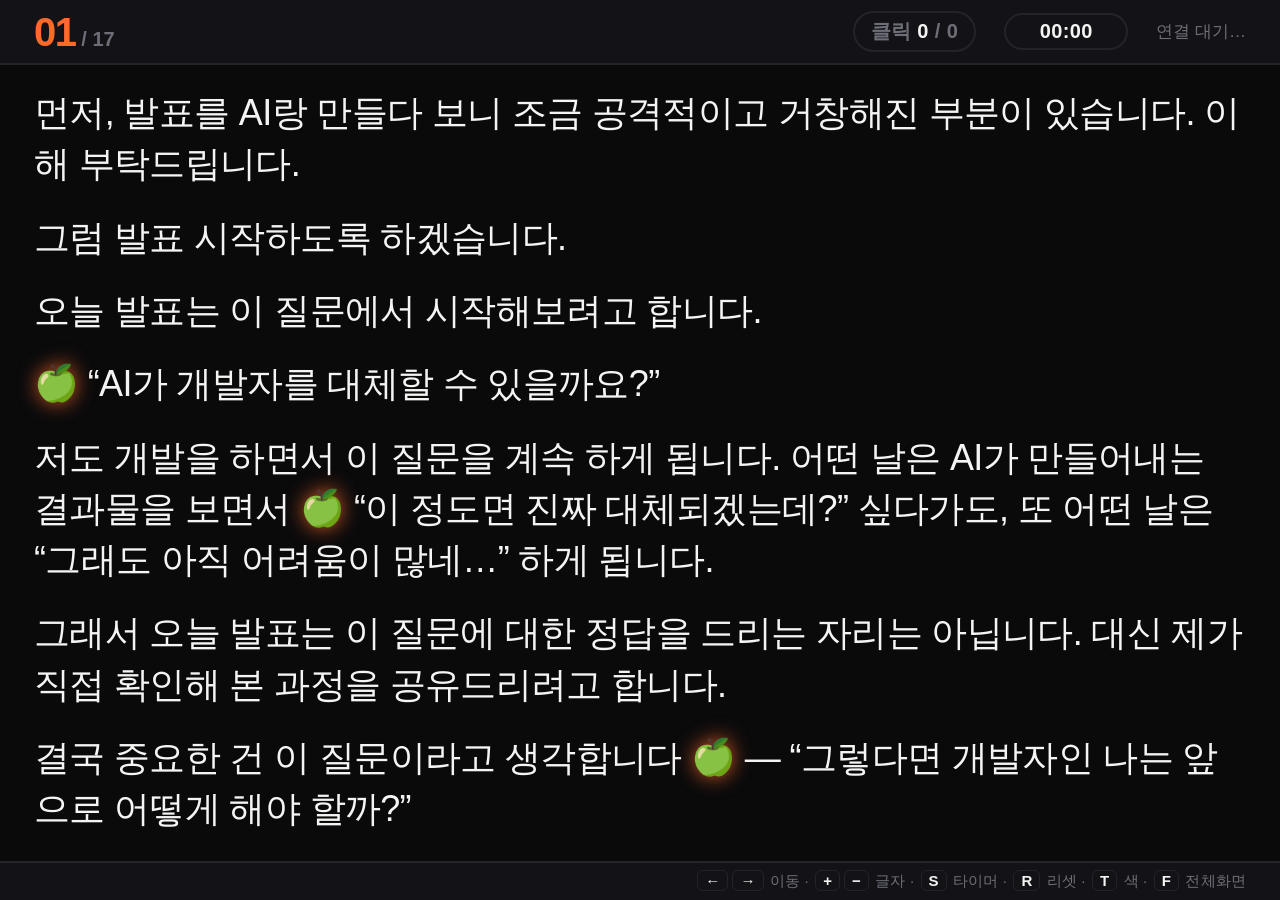
<file: prompter.html>
<!DOCTYPE html>
<html lang="ko">
<head>
<meta charset="utf-8">
<meta name="viewport" content="width=device-width, initial-scale=1">
<title>Prompter — AI가 개발자를 대체할 수 있을까요?</title>
<style>
*,*::before,*::after{box-sizing:border-box;margin:0;padding:0}
html,body{width:100%;height:100%;overflow:hidden}
body{
  font-family:"Pretendard","Pretendard Variable",-apple-system,BlinkMacSystemFont,
              "Apple SD Gothic Neo","Noto Sans KR","Malgun Gothic","Segoe UI",Roboto,sans-serif;
  -webkit-font-smoothing:antialiased;
  background:var(--bg);color:var(--ink);
  display:flex;flex-direction:column;
  user-select:none;cursor:default;
}
:root{
  --bg:#0A0A0B; --ink:#F4F4F3; --dim:#6E6E78; --line:#232329;
  --accent:#FF6A2B; --panel:#131317;
}
body.light{ --bg:#FBFBFA; --ink:#101012; --dim:#8A8A93; --line:#E2E2DF; --accent:#E03F00; --panel:#F1F1EF; }

/* ---------- top bar ---------- */
#bar{
  flex:none;display:flex;align-items:center;gap:28px;
  padding:11px 34px;border-bottom:2px solid var(--line);background:var(--panel);
}
#pnum{font-size:40px;font-weight:800;letter-spacing:-.04em;line-height:1;color:var(--accent)}
#ptot{font-size:20px;color:var(--dim);font-weight:600;margin-left:6px}
#ptitle{font-size:25px;font-weight:700;letter-spacing:-.02em;flex:1;
        overflow:hidden;white-space:nowrap;text-overflow:ellipsis}
.pill{
  font-size:20px;font-weight:700;letter-spacing:.02em;color:var(--dim);
  border:2px solid var(--line);border-radius:999px;padding:5px 16px;white-space:nowrap;
}
.pill b{color:var(--ink)}
#clock{font-variant-numeric:tabular-nums;min-width:124px;text-align:center}
#clock.run b{color:var(--accent)}
#link{font-size:17px;color:var(--dim);white-space:nowrap}
#link.on{color:#2ECC71}

/* ---------- script ---------- */
#view{flex:1;position:relative;overflow:hidden;padding:22px 34px}
#body{
  height:100%;column-gap:58px;column-fill:auto;
  line-height:1.42;letter-spacing:-.018em;font-weight:500;
}
#body p{margin:0 0 .62em}
#body p.list{padding-left:1.1em;text-indent:-1.1em;margin-bottom:.28em}
#body h3{
  font-size:.82em;font-weight:800;color:var(--accent);letter-spacing:-.02em;
  margin:.5em 0 .35em;break-after:avoid;
}
#body .cue{
  font-style:normal;display:inline-block;
  filter:drop-shadow(0 0 10px rgba(255,106,43,.85));
  transform:translateY(-.04em);
}
#body .pause{color:var(--dim);font-weight:600}

/* ---------- bottom ---------- */
#foot{
  flex:none;display:flex;align-items:center;gap:24px;
  padding:9px 34px;border-top:2px solid var(--line);background:var(--panel);
}
#next{font-size:20px;color:var(--dim);flex:1;overflow:hidden;white-space:nowrap;text-overflow:ellipsis}
#next b{color:var(--ink);font-weight:700}
#keys{font-size:15px;color:var(--dim);white-space:nowrap;letter-spacing:.01em}
#keys kbd{
  font-family:inherit;font-weight:700;color:var(--ink);
  border:1px solid var(--line);border-radius:6px;padding:1px 7px;margin:0 2px;
}
#toast{
  position:fixed;left:50%;bottom:96px;transform:translateX(-50%);
  background:var(--accent);color:#fff;font-size:22px;font-weight:700;
  padding:12px 26px;border-radius:999px;opacity:0;transition:opacity .25s;pointer-events:none;
}
#toast.on{opacity:1}
</style>
</head>
<body>

<div id="bar">
  <div><span id="pnum">01</span><span id="ptot">/ 17</span></div>
  <div id="ptitle">—</div>
  <div class="pill" id="clicks">클릭 <b>0</b> / 0</div>
  <div class="pill" id="clock"><b>00:00</b></div>
  <div id="link">연결 대기…</div>
</div>

<div id="view"><div id="body"></div></div>

<div id="foot">
  <div id="next"></div>
  <div id="keys">
    <kbd>←</kbd><kbd>→</kbd> 이동 · <kbd>+</kbd><kbd>−</kbd> 글자 · <kbd>S</kbd> 타이머 · <kbd>R</kbd> 리셋 · <kbd>T</kbd> 색 · <kbd>F</kbd> 전체화면
  </div>
</div>

<div id="toast"></div>

<script src="talk-script.js"></script>
<script src="prompter.js"></script>
</body>
</html>
</file>
<file: styles.css>
/* ============================================================
   AI & Developer — Technical Presentation
   Design System : Minimal / Technical / Premium
   Base canvas   : 1920 x 1080 (scaled to viewport)
   ============================================================ */

/* ---------- 1. Reset ---------- */
*, *::before, *::after { box-sizing: border-box; margin: 0; padding: 0; }

html, body {
  width: 100%; height: 100%;
  overflow: hidden;
  background: #0a0a0b;
}

body {
  font-family: "Pretendard", "Pretendard Variable", -apple-system, BlinkMacSystemFont,
               "Apple SD Gothic Neo", "Noto Sans KR", "Malgun Gothic",
               "Segoe UI", Roboto, "Helvetica Neue", sans-serif;
  -webkit-font-smoothing: antialiased;
  -moz-osx-font-smoothing: grayscale;
  text-rendering: optimizeLegibility;
  user-select: none;
  -webkit-user-select: none;
  cursor: default;
}

/* ---------- 2. Tokens ---------- */
:root {
  --accent:        #FF4D00;
  --accent-ink:    #E03F00;
  --accent-soft:   rgba(255, 77, 0, .10);
  --accent-line:   rgba(255, 77, 0, .35);

  --bg:            #FBFBFA;
  --surface:       #FFFFFF;
  --panel:         #F2F2F0;
  --ink:           #0B0B0C;
  --ink-2:         #45454B;
  --muted:         #96969E;
  --line:          #E2E2DF;
  --line-strong:   #C2C2BE;

  --mono: "JetBrains Mono", ui-monospace, SFMono-Regular, "SF Mono",
          Menlo, Consolas, "Liberation Mono", monospace;

  --ease: cubic-bezier(.22, .61, .36, 1);
  --ease-out: cubic-bezier(.16, 1, .3, 1);
}

/* Dark surface (per-slide) */
.slide.dark {
  --bg:          #0A0A0B;
  --surface:     #131316;
  --panel:       #17171B;
  --ink:         #F6F6F5;
  --ink-2:       #B4B4BC;
  --muted:       #74747E;
  --line:        #26262B;
  --line-strong: #3C3C44;
  --accent-soft: rgba(255, 77, 0, .14);
}

/* ---------- 3. Stage ---------- */
#deck {
  position: fixed; inset: 0;
  overflow: hidden;
  background: #0a0a0b;
}

#stage {
  position: absolute; left: 50%; top: 50%;
  width: 1920px; height: 1080px;
  transform: translate(-50%, -50%);
  transform-origin: center center;
  overflow: hidden;
  background: var(--bg);
}

/* ---------- 4. Slide ---------- */
.slide {
  position: absolute; inset: 0;
  background: var(--bg);
  color: var(--ink);
  opacity: 0;
  visibility: hidden;
  transform: scale(1.012);
  transition: opacity .5s var(--ease), transform .6s var(--ease), background-color .6s var(--ease);
  will-change: opacity, transform;
}
.slide.active { opacity: 1; visibility: visible; transform: none; }
.slide.leaving { opacity: 0; transform: scale(.994); }

.pad { position: absolute; inset: 0; padding: 92px 112px; display: flex; flex-direction: column; }

/* Scenes stack in the same slide */
.scene {
  position: absolute; inset: 0;
  padding: 92px 112px;
  display: flex; flex-direction: column;
  opacity: 1;
  transition: opacity .5s var(--ease), transform .6s var(--ease);
}
.scene.center { justify-content: center; align-items: center; text-align: center; }

/* ---------- 5. Typography ---------- */
.display { font-size: 138px; line-height: 1.06; letter-spacing: -.045em; font-weight: 800; }
.h1      { font-size: 104px; line-height: 1.1;  letter-spacing: -.04em;  font-weight: 800; }
.h2      { font-size: 76px;  line-height: 1.16; letter-spacing: -.035em; font-weight: 750; }
.h3      { font-size: 52px;  line-height: 1.22; letter-spacing: -.03em;  font-weight: 700; }
.h4      { font-size: 38px;  line-height: 1.3;  letter-spacing: -.02em;  font-weight: 650; }
.lead    { font-size: 34px;  line-height: 1.5;  letter-spacing: -.015em; color: var(--ink-2); font-weight: 450; }
.sub     { font-size: 26px;  line-height: 1.55; letter-spacing: -.01em;  color: var(--muted); font-weight: 450; }

.tight { letter-spacing: -.05em; }
.muted { color: var(--muted); }
.ink2  { color: var(--ink-2); }
.acc   { color: var(--accent); }
.wk    { font-weight: 350; color: var(--muted); }

.label {
  font-family: var(--mono);
  font-size: 20px; font-weight: 500;
  letter-spacing: .22em; text-transform: uppercase;
  color: var(--muted);
}
.label.acc { color: var(--accent); }

.rule { height: 1px; background: var(--line); width: 100%; }

.quote {
  font-size: 40px; line-height: 1.45; font-weight: 600; letter-spacing: -.025em;
  border-left: 3px solid var(--accent); padding-left: 34px; color: var(--ink);
}

/* Accent underline for a keyword */
.mark { position: relative; display: inline-block; color: var(--ink); }
.mark::after {
  content: ""; position: absolute; left: -.04em; right: -.04em; bottom: .07em; height: .26em;
  background: var(--accent-soft); border-bottom: 3px solid var(--accent); z-index: -1;
}

/* ---------- 6. Fragments ---------- */
[data-step] {
  opacity: 0;
  transform: translateY(16px);
  transition: opacity .5s var(--ease-out), transform .6s var(--ease-out);
  transition-delay: var(--d, 0ms);
}
[data-step].on { opacity: 1; transform: none; }

[data-out].out { opacity: 0 !important; transform: translateY(-14px) !important; pointer-events: none; }
.scene[data-out].out { transform: scale(.985) !important; }

/* mini-collapse (slide 12) */
.is-mini { transform: scale(.30) translate(-118%, -6%) !important; opacity: .3 !important; }

/* ---------- 7. Primitives ---------- */
.row  { display: flex; align-items: center; }
.col  { display: flex; flex-direction: column; }
.grow { flex: 1; }
.gap12{ gap: 12px; } .gap16{ gap: 16px; } .gap20{ gap: 20px; } .gap24{ gap: 24px; }
.gap32{ gap: 32px; } .gap40{ gap: 40px; } .gap56{ gap: 56px; } .gap72{ gap: 72px; }
.mt16{ margin-top:16px } .mt24{ margin-top:24px } .mt32{ margin-top:32px }
.mt48{ margin-top:48px } .mt56{ margin-top:56px } .mt64{ margin-top:64px }
.mt72{ margin-top:72px } .mt80{ margin-top:80px }

.ic { width: 1em; height: 1em; fill: none; stroke: currentColor; stroke-width: 1.6;
      stroke-linecap: round; stroke-linejoin: round; display: block; }

.node {
  display: inline-flex; align-items: center; gap: 14px;
  border: 1.5px solid var(--line-strong);
  border-radius: 14px;
  background: var(--surface);
  padding: 20px 28px;
  font-size: 27px; font-weight: 600; letter-spacing: -.02em;
  color: var(--ink);
  white-space: nowrap;
}
.node .ic { font-size: 28px; color: var(--muted); }
.node.sm { padding: 14px 20px; font-size: 22px; border-radius: 11px; }
.node.lg { padding: 26px 38px; font-size: 32px; border-radius: 16px; }
.node.accent { border-color: var(--accent); color: var(--accent); background: var(--accent-soft); }
.node.accent .ic { color: var(--accent); }
.node.solid { background: var(--ink); color: var(--bg); border-color: var(--ink); }
.node.solid .ic { color: var(--bg); }
.node.ghost { background: transparent; border-style: dashed; color: var(--muted); }

.chip {
  border: 1px solid var(--line-strong); border-radius: 999px;
  padding: 11px 22px; font-size: 22px; font-weight: 500;
  color: var(--ink-2); background: var(--surface); white-space: nowrap;
}
.chip.accent { border-color: var(--accent-line); color: var(--accent); background: var(--accent-soft); }
.chip.plain  { border-color: var(--line); color: var(--muted); background: transparent; }

/* arrows (pure CSS: line + head) */
.arr {
  position: relative; flex: none; align-self: center;
  width: 58px; height: 2px; background: var(--line-strong);
}
.arr::after {
  content: ""; position: absolute; right: -1px; top: 50%; transform: translateY(-50%);
  border-left: 11px solid var(--line-strong);
  border-top: 7px solid transparent; border-bottom: 7px solid transparent;
}
.arr.long { width: 118px; }
.arr.wide { width: 100%; }
.arr.hot  { background: var(--accent); }
.arr.hot::after { border-left-color: var(--accent); }
.arr.rev::after {
  right: auto; left: -1px;
  border-left: 0; border-right: 11px solid var(--line-strong);
}
.arr.rev.hot::after { border-right-color: var(--accent); }

.arr-v {
  position: relative; flex: none; align-self: center;
  width: 2px; height: 48px; background: var(--line-strong);
}
.arr-v::after {
  content: ""; position: absolute; bottom: -1px; left: 50%; transform: translateX(-50%);
  border-top: 11px solid var(--line-strong);
  border-left: 7px solid transparent; border-right: 7px solid transparent;
}
.arr-v.both::before {
  content: ""; position: absolute; top: -1px; left: 50%; transform: translateX(-50%);
  border-bottom: 11px solid var(--line-strong);
  border-left: 7px solid transparent; border-right: 7px solid transparent;
}
.arr-v.hot { background: var(--accent); }
.arr-v.hot::after { border-top-color: var(--accent); }

/* ---------- 8. Chrome ---------- */
#progress {
  position: absolute; left: 0; bottom: 0; height: 3px;
  background: var(--accent);
  width: 0;
  transition: width .45s var(--ease);
  z-index: 60;
}
#pager {
  position: absolute; right: 44px; bottom: 30px;
  font-family: var(--mono); font-size: 18px; letter-spacing: .12em;
  color: var(--muted); opacity: .7; z-index: 60;
  transition: color .5s var(--ease);
}
#pager .cur { color: var(--ink-2); }
.slide-dark-chrome #pager { color: #6E6E76; }
.slide-dark-chrome #pager .cur { color: #B4B4BC; }

#brandmark {
  position: absolute; left: 44px; bottom: 30px; z-index: 60;
  font-family: var(--mono); font-size: 17px; letter-spacing: .2em;
  color: var(--muted); opacity: .55; text-transform: uppercase;
}

/* ---------- 9. Speaker notes ---------- */
#notes {
  position: fixed; right: 0; top: 0; bottom: 0; width: 33vw; min-width: 380px;
  background: #0e0e10; color: #e8e8e6; z-index: 200;
  transform: translateX(101%); transition: transform .35s var(--ease);
  display: flex; flex-direction: column;
  border-left: 1px solid #26262b;
}
#notes.open { transform: none; }
#notes .nhead {
  padding: 20px 26px; border-bottom: 1px solid #26262b;
  display: flex; justify-content: space-between; align-items: baseline;
  font-family: var(--mono); font-size: 12px; letter-spacing: .18em;
  text-transform: uppercase; color: #7a7a84;
}
#notes .nhead b { color: #FF4D00; font-weight: 600; }
#notes .nbody { flex: 1; padding: 26px; overflow-y: auto; font-size: 15px; line-height: 1.72; color: #c9c9cf; }
#notes .nbody h5 { font-size: 17px; color: #fff; margin: 0 0 12px; letter-spacing: -.01em; }
#notes .nbody p { margin: 0 0 12px; }
#notes .nbody ul { margin: 0 0 12px 18px; }
#notes .nbody li { margin-bottom: 6px; }
#notes .nbody em { color: #FF7A45; font-style: normal; font-weight: 600; }
#notes .nbody code { font-family: var(--mono); font-size: 13px; color: #ffd7c6; background: #201a18; padding: 1px 6px; border-radius: 4px; }
#notes .nfoot { padding: 14px 26px; border-top: 1px solid #26262b; font-family: var(--mono); font-size: 11px; color: #55555e; letter-spacing: .1em; }

#help {
  position: fixed; inset: 0; background: rgba(6,6,7,.88); z-index: 210;
  display: none; place-items: center; color: #eee;
}
#help.open { display: grid; }
#help .box { font-family: var(--mono); font-size: 15px; line-height: 2.2; letter-spacing: .04em; }
#help .box b { display: inline-block; width: 130px; color: #FF4D00; font-weight: 600; }

/* ============================================================
   SLIDE COMPONENTS
   ============================================================ */

/* ---- veil (overlay scene) ---- */
.scene.veil { background: var(--bg); z-index: 5; }

/* ---- S1 : opening ---- */
.opening-voices { align-items: stretch; }
.voice { width: 460px; text-align: left; }
.voice .h4 { color: var(--ink-2); font-weight: 550; }
.voice-div { width: 1px; background: var(--line); }
.ghost-q { font-size: 40px; color: var(--muted); opacity: .45; margin-bottom: 52px; letter-spacing: -.02em; }

/* ---- S2 : challenges ---- */
.ch-grid { display: grid; grid-template-columns: repeat(3, 1fr); gap: 64px; }
.ch { border-top: 2px solid var(--line); padding-top: 34px; }
.ch-no {
  font-family: var(--mono); font-size: 22px; font-weight: 600;
  letter-spacing: .1em; color: var(--accent); display: block; margin-bottom: 22px;
}
.doubt-row { flex-wrap: wrap; }

/* ---- S3 : four symbols ---- */
.sym-row { display: grid; grid-template-columns: repeat(4, 1fr); gap: 48px; }
.sym { border-top: 2px solid var(--line); padding-top: 34px; }
.sym .ic { font-size: 50px; color: var(--accent); stroke-width: 1.5; }
.sym-no {
  font-family: var(--mono); font-size: 19px; letter-spacing: .16em;
  color: var(--muted); display: block; margin-top: 26px;
}

/* ---- S4 : feature avalanche ---- */
.feat-grid { display: grid; grid-template-columns: repeat(3, 1fr); grid-auto-rows: 152px; column-gap: 56px; }
.feat {
  display: flex; align-items: center; gap: 26px;
  border-bottom: 1px solid var(--line);
}
.feat i {
  font-family: var(--mono); font-style: normal; font-size: 20px;
  color: var(--accent); letter-spacing: .08em;
}
.feat span { font-size: 32px; font-weight: 600; letter-spacing: -.025em; }

/* ---- S5 : result ---- */
.metrics { display: grid; grid-template-columns: repeat(4, 1fr); gap: 44px; }
.metric { border-top: 3px solid var(--ink); padding-top: 30px; }
.mv {
  font-size: 116px; font-weight: 800; letter-spacing: -.05em; line-height: 1;
  font-variant-numeric: tabular-nums; display: flex; align-items: baseline;
}
.mv em { font-style: normal; font-size: 62px; color: var(--accent); margin-left: 4px; }
.mk { font-size: 32px; font-weight: 650; margin-top: 18px; letter-spacing: -.02em; }
.ms { font-size: 22px; color: var(--muted); margin-top: 8px; }
.badges { display: flex; flex-wrap: wrap; gap: 16px; }
.shots { display: flex; gap: 20px; height: 168px; }
.shots[hidden] { display: none; }
.shot { flex: 1; border: 1px solid var(--line); border-radius: 10px; overflow: hidden; background: var(--panel); }
.shot img { width: 100%; height: 100%; object-fit: cover; display: block; }
.parallel .pj {
  width: 128px; height: 92px; border: 2px solid var(--line-strong); border-radius: 12px;
}
.parallel .pj:nth-child(2), .parallel .pj:nth-child(4) { border-color: var(--accent); background: var(--accent-soft); }

/* ---- S6 : verification ---- */
.verify-grid { display: grid; grid-template-columns: repeat(3, 1fr); gap: 64px; }
.vc { border-top: 2px solid var(--line); padding-top: 30px; }
.chain { justify-content: center; gap: 10px; flex-wrap: nowrap; margin: auto 0; }
.ideas { display: flex; flex-direction: column; gap: 24px; }
.idea { display: flex; align-items: center; gap: 22px; }
.i-from {
  width: 300px; text-align: right; font-size: 28px; font-weight: 600;
  color: var(--ink-2); letter-spacing: -.02em;
}
.i-to {
  border: 1.5px solid var(--line-strong); border-radius: 12px; background: var(--surface);
  padding: 16px 26px; font-size: 27px; font-weight: 600; letter-spacing: -.02em;
}
.i-res { font-size: 40px; font-weight: 750; color: var(--accent); letter-spacing: -.03em; }
.stamp {
  display: inline-flex; align-items: center; gap: 14px;
  border: 2px solid var(--accent); color: var(--accent); border-radius: 999px;
  padding: 16px 32px; font-size: 28px; font-weight: 700; letter-spacing: -.02em;
}
.stamp .ic { font-size: 28px; stroke-width: 2.4; }

/* ---- S7 : bottleneck ---- */
.bottleneck { display: grid; grid-template-columns: 330px 1fr 330px; gap: 56px; height: 500px; }
.bn-side { display: flex; flex-direction: column; align-items: center; }
.party {
  display: flex; align-items: center; gap: 18px; width: 100%;
  border: 2px solid var(--line-strong); border-radius: 16px; padding: 24px 28px;
  background: var(--surface);
}
.party .ic { font-size: 42px; color: var(--ink); }
.party-name { font-family: var(--mono); font-size: 26px; font-weight: 600; letter-spacing: .14em; }
.party.ai { border-color: var(--accent); background: var(--accent-soft); }
.party.ai .ic, .party.ai .party-name { color: var(--accent); }

.loopchain { display: flex; flex-direction: column; gap: 10px; width: 100%; }
.lc {
  position: relative; border: 1px solid var(--line); border-radius: 10px;
  background: var(--panel); padding: 13px 20px; font-size: 21px; color: var(--ink-2);
}
.lc::after {
  content: ""; position: absolute; left: 28px; top: 100%; width: 1px; height: 10px; background: var(--line-strong);
}
.lc:last-child::after { display: none; }

.bn-mid { display: flex; flex-direction: column; justify-content: space-between; }
.flowline { display: flex; flex-direction: column; gap: 12px; }
.flowline.bottom { flex-direction: column-reverse; }
.fl-label { font-size: 21px; color: var(--muted); letter-spacing: -.01em; text-align: center; }
.fl-label.acc { color: var(--accent); font-weight: 600; }

.bars { display: flex; flex-direction: column; gap: 34px; }
.bar-row { display: grid; grid-template-columns: 250px 1fr; align-items: center; gap: 24px; }
.bar-name { font-family: var(--mono); font-size: 19px; letter-spacing: .12em; color: var(--muted); }
.bar-name.acc { color: var(--accent); }
.bar {
  height: 52px; width: var(--w); border-radius: 6px;
  background: var(--line); display: flex; align-items: center; padding-left: 22px;
}
.bar.hot {
  background: repeating-linear-gradient(115deg, var(--accent) 0 22px, #ff6a2b 22px 44px);
  animation: flow 1.6s linear infinite;
}
@keyframes flow { to { background-position: 88px 0; } }
.bar-cap { font-size: 20px; color: #fff; font-weight: 600; letter-spacing: -.01em; }
.bar-row .bar-note { grid-column: 2; font-size: 19px; color: var(--muted); margin-top: -22px; }

.pile { display: grid; grid-template-columns: repeat(4, 1fr); gap: 9px; width: 100%; }
.pile i { display: block; height: 30px; border-radius: 4px; background: var(--accent); opacity: .18; animation: stack 4.4s infinite; }
.pile i:nth-child(n) { animation-delay: calc(var(--k, 0) * 0ms); }
.pile i:nth-child(1){animation-delay:.0s}.pile i:nth-child(2){animation-delay:.15s}
.pile i:nth-child(3){animation-delay:.3s}.pile i:nth-child(4){animation-delay:.45s}
.pile i:nth-child(5){animation-delay:.6s}.pile i:nth-child(6){animation-delay:.75s}
.pile i:nth-child(7){animation-delay:.9s}.pile i:nth-child(8){animation-delay:1.05s}
.pile i:nth-child(9){animation-delay:1.2s}.pile i:nth-child(10){animation-delay:1.35s}
.pile i:nth-child(11){animation-delay:1.5s}.pile i:nth-child(12){animation-delay:1.65s}
@keyframes stack { 0%,8% { opacity:.14 } 22%,88% { opacity:1 } 100% { opacity:.14 } }

.prob-row { display: grid; grid-template-columns: repeat(4, 1fr); gap: 44px; margin-top: auto; }
.pb { border-top: 2px solid var(--line-strong); padding-top: 26px; }
.pb i {
  font-family: var(--mono); font-style: normal; font-size: 20px; letter-spacing: .1em;
  color: var(--accent); display: block; margin-bottom: 16px;
}
.pb .sub { font-size: 21px; margin-top: 12px; }

/* ---- S8~S11 : problem / system pattern ---- */
.slide.ps .pad { justify-content: space-between; }
.ps-head { display: grid; grid-template-columns: 1fr 200px 1fr; align-items: center; }
.ps-p .h3 { color: var(--muted); }
.ps-mid { display: flex; justify-content: center; }
.ps-body { position: relative; display: flex; align-items: center; gap: 8px; height: 462px; }
.ps-foot { border-top: 2px solid var(--line); padding-top: 30px; }
.ps-foot.big { border-top-color: var(--ink); }
.ps-foot .sub { margin-top: 10px; }

.fnode {
  display: flex; flex-direction: column; align-items: center; gap: 10px;
  border: 1.5px solid var(--line-strong); border-radius: 14px;
  background: var(--surface); padding: 22px 26px; min-width: 176px; text-align: center;
}
.fnode .ic { font-size: 34px; color: var(--muted); }
.fnode span { font-size: 25px; font-weight: 650; letter-spacing: -.02em; }
.fnode em { font-style: normal; font-size: 19px; color: var(--muted); }
.fnode.lg { padding: 34px 40px; }
.fnode.lg span { font-size: 30px; }
.fnode.accent { border-color: var(--accent); background: var(--accent-soft); }
.fnode.accent .ic, .fnode.accent span { color: var(--accent); }
.fnode.solid { background: var(--ink); border-color: var(--ink); }
.fnode.solid .ic, .fnode.solid span { color: var(--bg); }
.fnode.sm { padding: 16px 22px; min-width: 260px; flex-direction: row; gap: 14px; }
.fnode.sm span { font-size: 23px; }

/* S8 */
.flow-line { display: flex; align-items: center; gap: 8px; width: 100%; }
.fstack { display: flex; flex-direction: column; gap: 16px; }
.devices { display: flex; flex-direction: column; align-items: center; gap: 14px; }
.devices .dev { display: inline-flex; }
.devices { flex-direction: row; flex-wrap: wrap; justify-content: center; width: 230px; }
.dev .ic { font-size: 62px; color: var(--ink); stroke-width: 1.4; }
.dev-cap { width: 100%; text-align: center; font-size: 20px; color: var(--muted); letter-spacing: .04em; }
.web-body { flex-direction: column; align-items: stretch; gap: 0; }
.web-body .flow-line { flex: 1; }
.loop-wrap { position: relative; height: 118px; }
.loopback { position: absolute; left: 0; top: 0; }
.loopback path { fill: none; stroke: var(--line-strong); stroke-width: 2; }
.loopback path.head { fill: var(--line-strong); stroke: none; }
.loopback-label {
  position: absolute; left: 50%; transform: translateX(-50%); top: 78px;
  font-size: 21px; color: var(--muted); background: var(--bg); padding: 0 20px;
}

/* S9 */
.test-body { align-items: center; }
.conn path { fill: none; stroke: var(--line-strong); stroke-width: 2; }
.conn path.head { fill: var(--line-strong); stroke: none; }
.tcol { display: flex; flex-direction: column; gap: 24px; }
.tcol .fnode {
  flex-direction: row; height: 76px; min-width: 336px; padding: 0 24px;
  gap: 16px; justify-content: flex-start; text-align: left;
}
.tcol .fnode em, .rcol .fnode em { margin-left: auto; }
.tcol .fnode.t-ok .ic { color: #14A05A; }
.tcol .fnode.t-no .ic { color: var(--accent); }
.rcol { display: flex; flex-direction: column; align-items: center; }
.rcol .fnode {
  flex-direction: row; height: 76px; min-width: 330px; padding: 0 24px;
  gap: 16px; justify-content: flex-start; text-align: left;
}
.rcol .arr-v { height: 38px; }
.bignum { margin-left: auto; text-align: right; }
.bn-v {
  font-size: 118px; font-weight: 800; letter-spacing: -.05em; line-height: 1; color: var(--accent);
  font-variant-numeric: tabular-nums; display: flex; justify-content: flex-end; align-items: baseline;
}
.bn-v em { font-style: normal; font-size: 66px; }
.bn-k { font-size: 34px; font-weight: 650; margin-top: 8px; }
.bn-s { font-size: 21px; color: var(--muted); margin-top: 16px; line-height: 1.5; }

/* S10 */
.doc-body { gap: 76px; align-items: center; }
.doc-flow { display: flex; flex-direction: column; align-items: center; width: 500px; }
.doc-flow .arr-v { height: 26px; margin: 10px 0; }
.doc-flow .fnode { flex-direction: row; gap: 14px; padding: 17px 26px; }
.doc-flow .fnode .ic { font-size: 28px; }
.doc-kinds { display: flex; flex-wrap: wrap; gap: 12px; justify-content: center; max-width: 460px; }
.win {
  flex: 1; height: 462px; border: 1.5px solid var(--line-strong); border-radius: 16px;
  overflow: hidden; background: var(--surface); display: flex; flex-direction: column;
}
.win-bar {
  height: 54px; background: var(--panel); border-bottom: 1px solid var(--line);
  display: flex; align-items: center; gap: 9px; padding: 0 22px;
}
.win-bar i { width: 12px; height: 12px; border-radius: 50%; background: var(--line-strong); }
.win-url {
  margin-left: 22px; font-family: var(--mono); font-size: 18px; color: var(--muted);
  background: var(--bg); border-radius: 6px; padding: 6px 18px;
}
.win-body { flex: 1; display: flex; }
.win-side { width: 250px; border-right: 1px solid var(--line); padding: 22px 0; }
.win-side span { display: block; padding: 15px 26px; font-size: 22px; color: var(--muted); }
.win-side span.on {
  color: var(--accent); font-weight: 650; background: var(--accent-soft);
  box-shadow: inset 3px 0 0 var(--accent);
}
.win-main { flex: 1; padding: 34px 38px; }
.win-h { font-size: 30px; font-weight: 700; letter-spacing: -.02em; }
.mini-arch { display: flex; align-items: center; gap: 10px; margin: 34px 0 38px; }
.mini-arch .ma {
  border: 1.5px solid var(--line-strong); border-radius: 10px; padding: 14px 20px;
  font-size: 21px; font-weight: 600; background: var(--bg);
}
.mini-arch .ma.acc { border-color: var(--accent); color: var(--accent); background: var(--accent-soft); }
.mini-arch .arr { width: 34px; }
.win-lines { display: flex; flex-direction: column; gap: 16px; }
.win-lines i { display: block; height: 12px; border-radius: 6px; background: var(--line); width: 100%; }

/* S11 */
.dec-body { flex-direction: column; align-items: stretch; justify-content: center; gap: 0; }
.dec-chain { display: flex; align-items: center; justify-content: center; gap: 8px; }
.dec-chain .fnode { flex-direction: row; gap: 14px; padding: 20px 26px; min-width: 0; }
.tap { position: relative; }
.tap::after {
  content: ""; position: absolute; left: 50%; top: 100%; transform: translateX(-50%);
  width: 2px; height: 74px; background: var(--accent);
}
.tap::before {
  content: ""; position: absolute; left: 50%; transform: translateX(-50%);
  border-left: 7px solid transparent; border-right: 7px solid transparent;
}
.tap.read::before  { top: calc(100% + 2px);  border-bottom: 11px solid var(--accent); }
.tap.write::before { top: calc(100% + 63px); border-top: 11px solid var(--accent); }
.tap-cap {
  position: absolute; top: calc(100% + 24px); left: calc(50% + 20px);
  font-style: normal; font-size: 20px; color: var(--accent); white-space: nowrap;
}
.tap-cap b { font-weight: 700; }
.store {
  display: flex; align-items: center; gap: 28px; margin-top: 74px;
  border: 2px solid var(--accent); border-radius: 18px; background: var(--accent-soft);
  padding: 30px 40px;
}
.store .ic { font-size: 52px; color: var(--accent); }
.store-t b { display: block; font-family: var(--mono); font-size: 26px; letter-spacing: .14em; color: var(--accent); }
.store-t span { display: block; font-size: 21px; color: var(--ink-2); margin-top: 8px; }
.store-tags .chip.plain { background: var(--surface); border-color: var(--accent-line); color: var(--ink-2); }
.store-tags { display: flex; gap: 12px; margin-left: auto; flex-wrap: wrap; justify-content: flex-end; max-width: 860px; }

/* ---- S12 : final architecture ---- */
.simple { display: flex; flex-direction: column; align-items: center; }
.simple .arr-v { height: 46px; }
.before-mini { text-align: right; }
.before-mini .row { justify-content: flex-end; }
.arch { display: flex; flex-direction: column; }
.band {
  display: grid; grid-template-columns: 376px 1fr; align-items: center; gap: 40px;
  border: 1.5px solid var(--line-strong); border-radius: 20px;
  background: var(--surface); padding: 30px 40px;
}
.band-h { display: flex; gap: 18px; align-items: center; }
.band-h .ic { font-size: 40px; color: var(--ink); flex: none; }
.band-t { min-width: 0; }
.band-h b { display: block; font-family: var(--mono); font-size: 25px; letter-spacing: .11em; white-space: nowrap; }
.band-h span { display: block; font-size: 20px; color: var(--muted); margin-top: 6px; }
.band-c { display: flex; flex-wrap: wrap; gap: 13px; }
.band.system { border-color: var(--accent); background: var(--accent-soft); border-width: 2px; padding: 36px 40px; }
.band.system .band-h .ic, .band.system .band-h b { color: var(--accent); }
.band.system .band-c { flex-wrap: nowrap; gap: 12px; }
.band.system .chip { padding: 11px 18px; font-size: 21px; }
.band.ai .band-h .ic { color: var(--ink); }
.band-link { display: flex; justify-content: center; }
.band-link .arr-v { height: 46px; }

/* ---- S12 : before / after 비교 다이어그램 ---- */
.arch2 { display: grid; grid-template-columns: 1fr 1fr; gap: 64px; }
.apanel {
  border: 1.5px solid var(--line-strong); border-radius: 22px;
  padding: 22px 22px 18px; display: flex; flex-direction: column; background: var(--bg);
}
.apanel.new { border-color: var(--accent); border-width: 2px; }
.apanel-h { display: flex; align-items: baseline; gap: 16px; }
.apanel-h span { font-family: var(--mono); font-size: 17px; letter-spacing: .16em; color: var(--muted); }
.apanel-h b { font-size: 30px; font-weight: 750; letter-spacing: -.025em; }
.apanel.new .apanel-h span { color: var(--accent); }

.acanvas { position: relative; width: 768px; height: 500px; margin-top: 6px; }
.acanvas .wires { position: absolute; left: 0; top: 0; }
.acanvas .wires path { fill: none; stroke: var(--line-strong); stroke-width: 2; }
.acanvas .wires .head { fill: var(--line-strong); stroke: none; }
.acanvas .wires .auto { stroke: var(--accent); }
.acanvas .wires .head.auto { fill: var(--accent); stroke: none; }
.acanvas .wires .ret { stroke-dasharray: 7 6; opacity: .8; }

.acanvas .v, .acanvas .vc {
  position: absolute; font-size: 18px; color: var(--muted); white-space: nowrap; letter-spacing: -.01em;
  background: var(--bg); padding: 2px 10px;
}
.acanvas .v  { transform: translate(-100%, -50%); }
.acanvas .vc { transform: translate(-50%, -50%); }
.acanvas .vc.acc { color: var(--accent); font-weight: 600; }

.acanvas .arow, .acanvas > .n { position: absolute; transform: translateY(-50%); }
.acanvas .arow { display: flex; align-items: center; }
.acanvas .n {
  display: flex; flex-direction: column; align-items: center; justify-content: center;
  border: 1.5px solid var(--line-strong); border-radius: 12px; background: var(--surface);
  padding: 11px 14px; min-height: 58px; text-align: center;
}
.acanvas .n b { font-size: 22px; font-weight: 650; letter-spacing: -.02em; white-space: nowrap; }
.acanvas .n em {
  font-style: normal; font-size: 17px; color: var(--muted); margin-top: 5px;
  display: inline-flex; align-items: center; gap: 7px; white-space: nowrap;
}
.acanvas .n em .ic { width: 17px; height: 17px; flex: none; }

.acanvas .hub {
  flex-direction: row; gap: 14px; height: 92px; padding: 0 22px;
  border-width: 2px; border-color: var(--ink); background: var(--surface);
}
.acanvas .hub.sm { height: 60px; }
.acanvas .hub .ic { width: 34px; height: 34px; flex: none; color: var(--ink); }
.acanvas .hub b { font-family: var(--mono); font-size: 21px; letter-spacing: .1em; font-weight: 600; }
.acanvas .hub.fin { border-color: var(--accent); background: var(--accent-soft); }
.acanvas .hub.fin .ic { color: var(--accent); stroke-width: 2.6; }
.acanvas .hub.fin b { color: var(--accent); }

.apanel-f {
  margin-top: auto; border-top: 1px solid var(--line); padding-top: 16px;
  font-size: 20px; color: var(--muted); letter-spacing: -.01em;
}
.apanel-f b { color: var(--ink); font-weight: 700; }
.apanel.new .apanel-f b { color: var(--accent); }

/* ---- S15 : 결론 하단 근거 ---- */
.why { display: flex; gap: 88px; }
.wy { border-top: 2px solid var(--line-strong); padding-top: 20px; text-align: left; min-width: 440px; }
.wy i {
  font-family: var(--mono); font-style: normal; font-size: 19px; letter-spacing: .14em;
  color: var(--accent); display: block; margin-bottom: 12px;
}
.wy b { display: block; font-size: 30px; font-weight: 700; letter-spacing: -.025em; }
.wy span { display: block; font-size: 20px; color: var(--muted); margin-top: 8px; }

/* ---- S13 : speed ---- */
.speed { position: relative; display: grid; grid-template-columns: 320px 2px 1fr; gap: 72px; }
.sp-div { background: var(--line); }
.sp-group { display: flex; flex-direction: column; }
.sp-bars { display: flex; align-items: flex-end; gap: 32px; height: 300px; border-bottom: 2px solid var(--ink); }
.sp-group.wide .sp-bars { width: max-content; }
.sp-bar {
  position: relative; width: 104px; height: var(--h);
  background: var(--panel); border: 1.5px solid var(--line-strong); border-bottom: none;
  border-radius: 8px 8px 0 0;
}
.sp-bar.hot { background: var(--accent); border-color: var(--accent); }
.sp-v {
  position: absolute; top: -48px; left: -20px; right: -20px; text-align: center;
  font-size: 34px; font-weight: 750; letter-spacing: -.03em;
}
.sp-name { font-size: 30px; font-weight: 700; margin-top: 24px; letter-spacing: -.02em; }
.sp-note { font-size: 22px; color: var(--muted); margin-top: 6px; }
.cap-line { position: absolute; top: 200px; left: 0; right: 0; border-top: 2px dashed var(--accent); }
.cap-tag {
  position: absolute; right: 0; top: -38px;
  font-family: var(--mono); font-size: 19px; letter-spacing: .12em; color: var(--accent);
}
.faded { color: var(--muted); opacity: .5; }
.faded s { text-decoration-thickness: 3px; }

/* ---- S14 : summary ---- */
.sum { display: flex; flex-direction: column; }
.sm-item {
  display: grid; grid-template-columns: 110px 1fr; align-items: start;
  border-top: 2px solid var(--line); padding: 32px 0;
}
.sm-no { font-family: var(--mono); font-size: 24px; font-weight: 600; color: var(--accent); letter-spacing: .1em; padding-top: 10px; }

/* ---- S15 : meters ---- */
.meters { display: flex; flex-direction: column; gap: 34px; }
.mt-row { display: grid; grid-template-columns: 400px 640px 1fr; align-items: center; gap: 40px; }
.mt-name { font-family: var(--mono); font-size: 22px; letter-spacing: .1em; color: var(--ink-2); }
.cells {
  position: relative; width: 634px; height: 30px;
  background: repeating-linear-gradient(90deg, var(--line) 0 26px, transparent 26px 32px);
}
.cells-fill {
  position: absolute; inset: 0; overflow: hidden;
  background: repeating-linear-gradient(90deg, var(--accent) 0 26px, transparent 26px 32px);
}
.mt-val { font-size: 26px; font-weight: 600; color: var(--muted); }
.mt-val.acc { color: var(--accent); }
</file>
